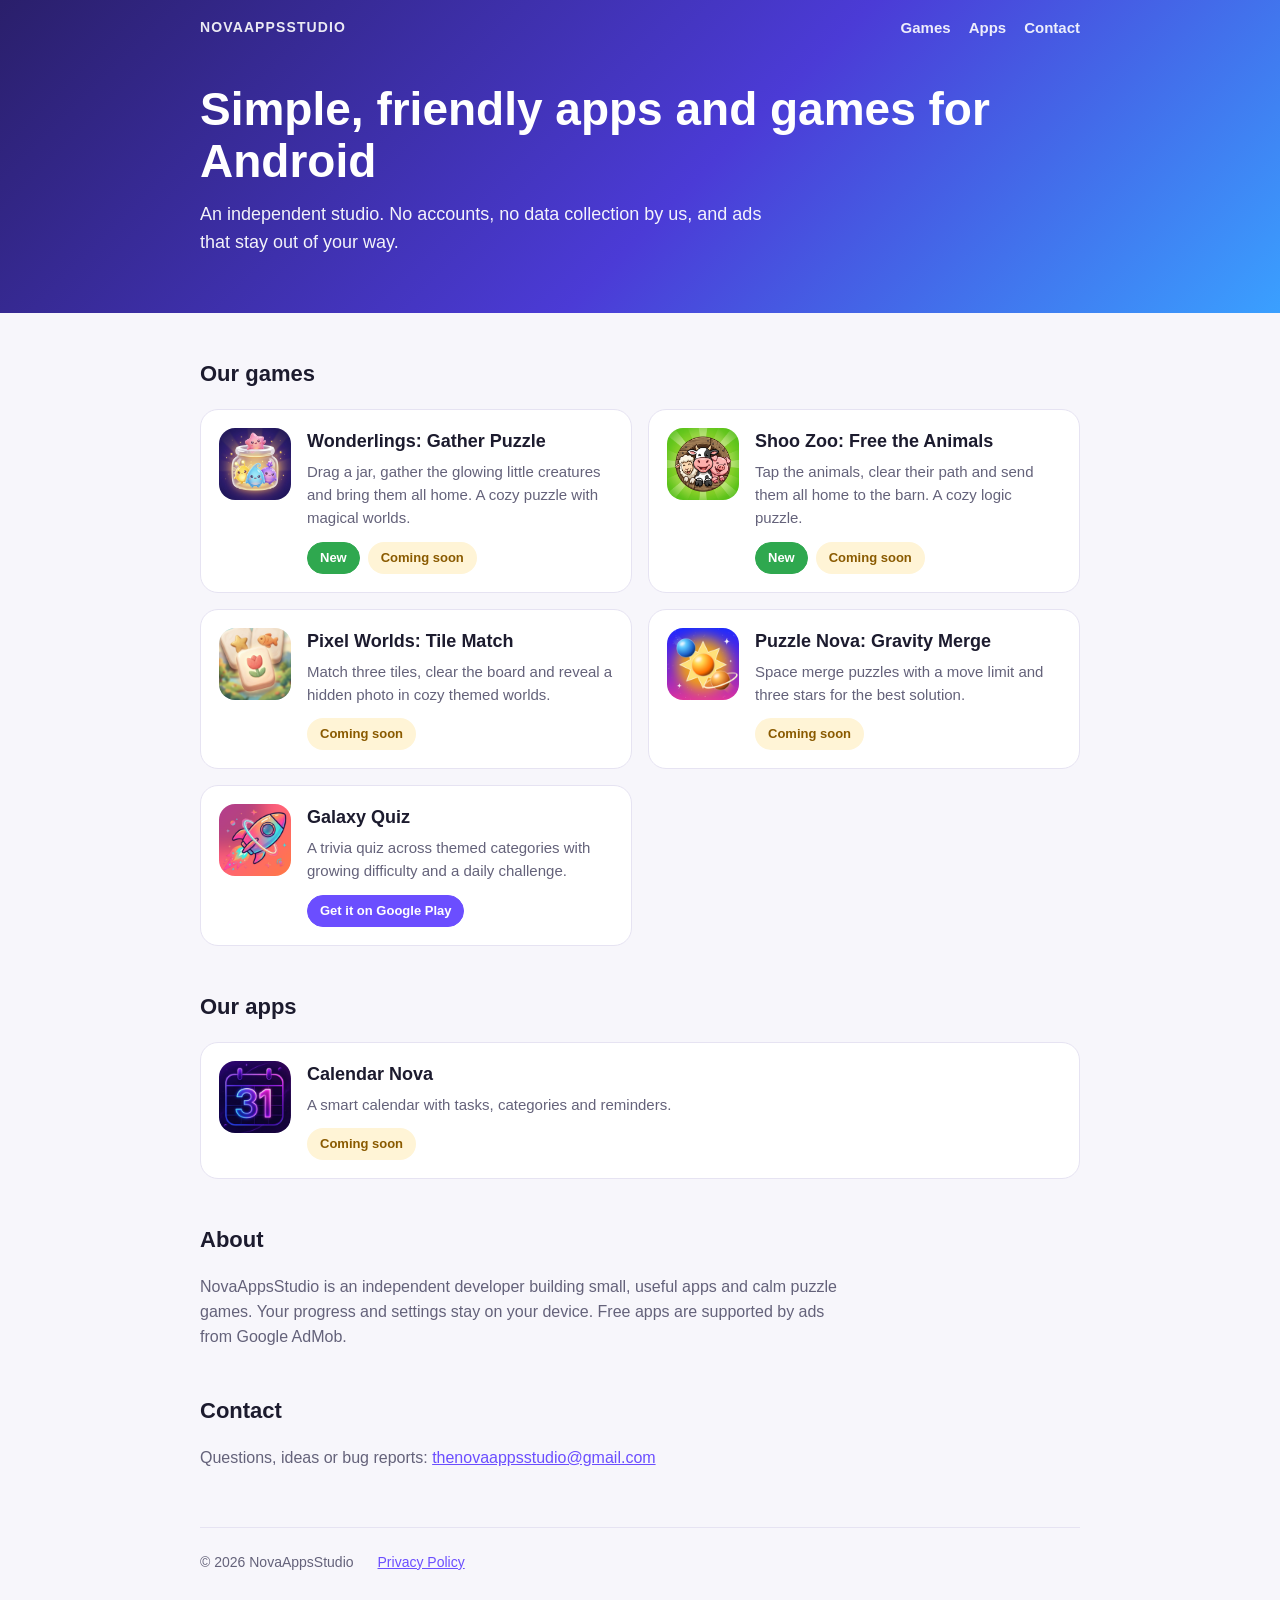
<file: index.html>
<!doctype html>
<html lang="en">
<head>
<meta charset="utf-8">
<meta name="viewport" content="width=device-width, initial-scale=1">
<title>NovaAppsStudio — apps and games for Android</title>
<meta name="description" content="NovaAppsStudio is an independent developer of simple, friendly Android apps and puzzle games: Shoo Zoo, Pixel Worlds, Puzzle Nova, Galaxy Quiz and Calendar Nova.">
<link rel="icon" type="image/png" sizes="192x192" href="icons/favicon.png">
<link rel="icon" type="image/png" sizes="32x32" href="icons/favicon-32.png">
<link rel="apple-touch-icon" href="icons/favicon.png">
<link rel="stylesheet" href="style.css">
</head>
<body>

<header class="hero">
  <div class="topbar"><div class="wrap">
    <a href="./">NovaAppsStudio</a>
    <nav><a href="#games">Games</a><a href="#apps">Apps</a><a href="#contact">Contact</a></nav>
  </div></div>
  <div class="wrap">
    <h1>Simple, friendly apps and games for Android</h1>
    <p class="lead">An independent studio. No accounts, no data collection by us, and ads that stay out of your way.</p>
  </div>
</header>

<main class="wrap">

  <!--
    HOW TO RELEASE AN APP ON THE SITE
    When an app goes live on Google Play:
      1) here: replace its <span class="tag soon">Coming soon</span>
         with the link from the comment next to it;
      2) on the app's own page: do the same in the "actions" block at the top
         and add a line to "What's new".
  -->

  <h2 id="games">Our games</h2>
  <div class="apps">

    <div class="app">
      <img src="icons/wonderlings.png" alt="Wonderlings icon" width="72" height="72">
      <div>
        <h3><a href="wonderlings/">Wonderlings: Gather Puzzle</a></h3>
        <p>Drag a jar, gather the glowing little creatures and bring them all home. A cozy puzzle with magical worlds.</p>
        <div class="badges">
          <span class="tag new">New</span>
          <span class="tag soon">Coming soon</span>
        </div>
      </div>
    </div>

    <div class="app">
      <img src="icons/shoozoo.png" alt="Shoo Zoo icon" width="72" height="72">
      <div>
        <h3><a href="shoo-zoo/">Shoo Zoo: Free the Animals</a></h3>
        <p>Tap the animals, clear their path and send them all home to the barn. A cozy logic puzzle.</p>
        <div class="badges">
          <span class="tag new">New</span>
          <span class="tag soon">Coming soon</span>
          <!-- <a class="tag play" href="https://play.google.com/store/apps/details?id=com.novaappsstudio.shoozoo">Get it on Google Play</a> -->
        </div>
      </div>
    </div>

    <div class="app">
      <img src="icons/pixelworlds.png" alt="Pixel Worlds icon" width="72" height="72">
      <div>
        <h3><a href="pixel-worlds/">Pixel Worlds: Tile Match</a></h3>
        <p>Match three tiles, clear the board and reveal a hidden photo in cozy themed worlds.</p>
        <div class="badges">
          <span class="tag soon">Coming soon</span>
          <!-- <a class="tag play" href="https://play.google.com/store/apps/details?id=com.novaappsstudio.pixelworlds">Get it on Google Play</a> -->
        </div>
      </div>
    </div>

    <div class="app">
      <img src="icons/puzzle.png" alt="Puzzle Nova icon" width="72" height="72">
      <div>
        <h3><a href="puzzle-nova/">Puzzle Nova: Gravity Merge</a></h3>
        <p>Space merge puzzles with a move limit and three stars for the best solution.</p>
        <div class="badges">
          <span class="tag soon">Coming soon</span>
          <!-- <a class="tag play" href="https://play.google.com/store/apps/details?id=com.novaappsstudio.puzzlenova">Get it on Google Play</a> -->
        </div>
      </div>
    </div>

    <div class="app">
      <img src="icons/quiz.png" alt="Galaxy Quiz icon" width="72" height="72">
      <div>
        <h3><a href="galaxy-quiz/">Galaxy Quiz</a></h3>
        <p>A trivia quiz across themed categories with growing difficulty and a daily challenge.</p>
        <div class="badges">
          <a class="tag play" href="https://play.google.com/store/apps/details?id=com.novaappsstudio.quiz_nova">Get it on Google Play</a>
        </div>
      </div>
    </div>

  </div>

  <h2 id="apps">Our apps</h2>
  <div class="apps">

    <div class="app">
      <img src="icons/calendar.png" alt="Calendar Nova icon" width="72" height="72">
      <div>
        <h3><a href="calendar-nova/">Calendar Nova</a></h3>
        <p>A smart calendar with tasks, categories and reminders.</p>
        <div class="badges">
          <span class="tag soon">Coming soon</span>
          <!-- <a class="tag play" href="https://play.google.com/store/apps/details?id=com.novaappsstudio.calendarnova">Get it on Google Play</a> -->
        </div>
      </div>
    </div>

  </div>

  <h2>About</h2>
  <p class="about">
    NovaAppsStudio is an independent developer building small, useful apps and calm puzzle games.
    Your progress and settings stay on your device. Free apps are supported by ads from Google AdMob.
  </p>

  <h2 id="contact">Contact</h2>
  <p class="about">Questions, ideas or bug reports: <a href="mailto:thenovaappsstudio@gmail.com">thenovaappsstudio@gmail.com</a></p>

  <footer>
    <span>© 2026 NovaAppsStudio</span>
    <a href="privacy.html">Privacy Policy</a>
  </footer>
</main>

</body>
</html>
</file>
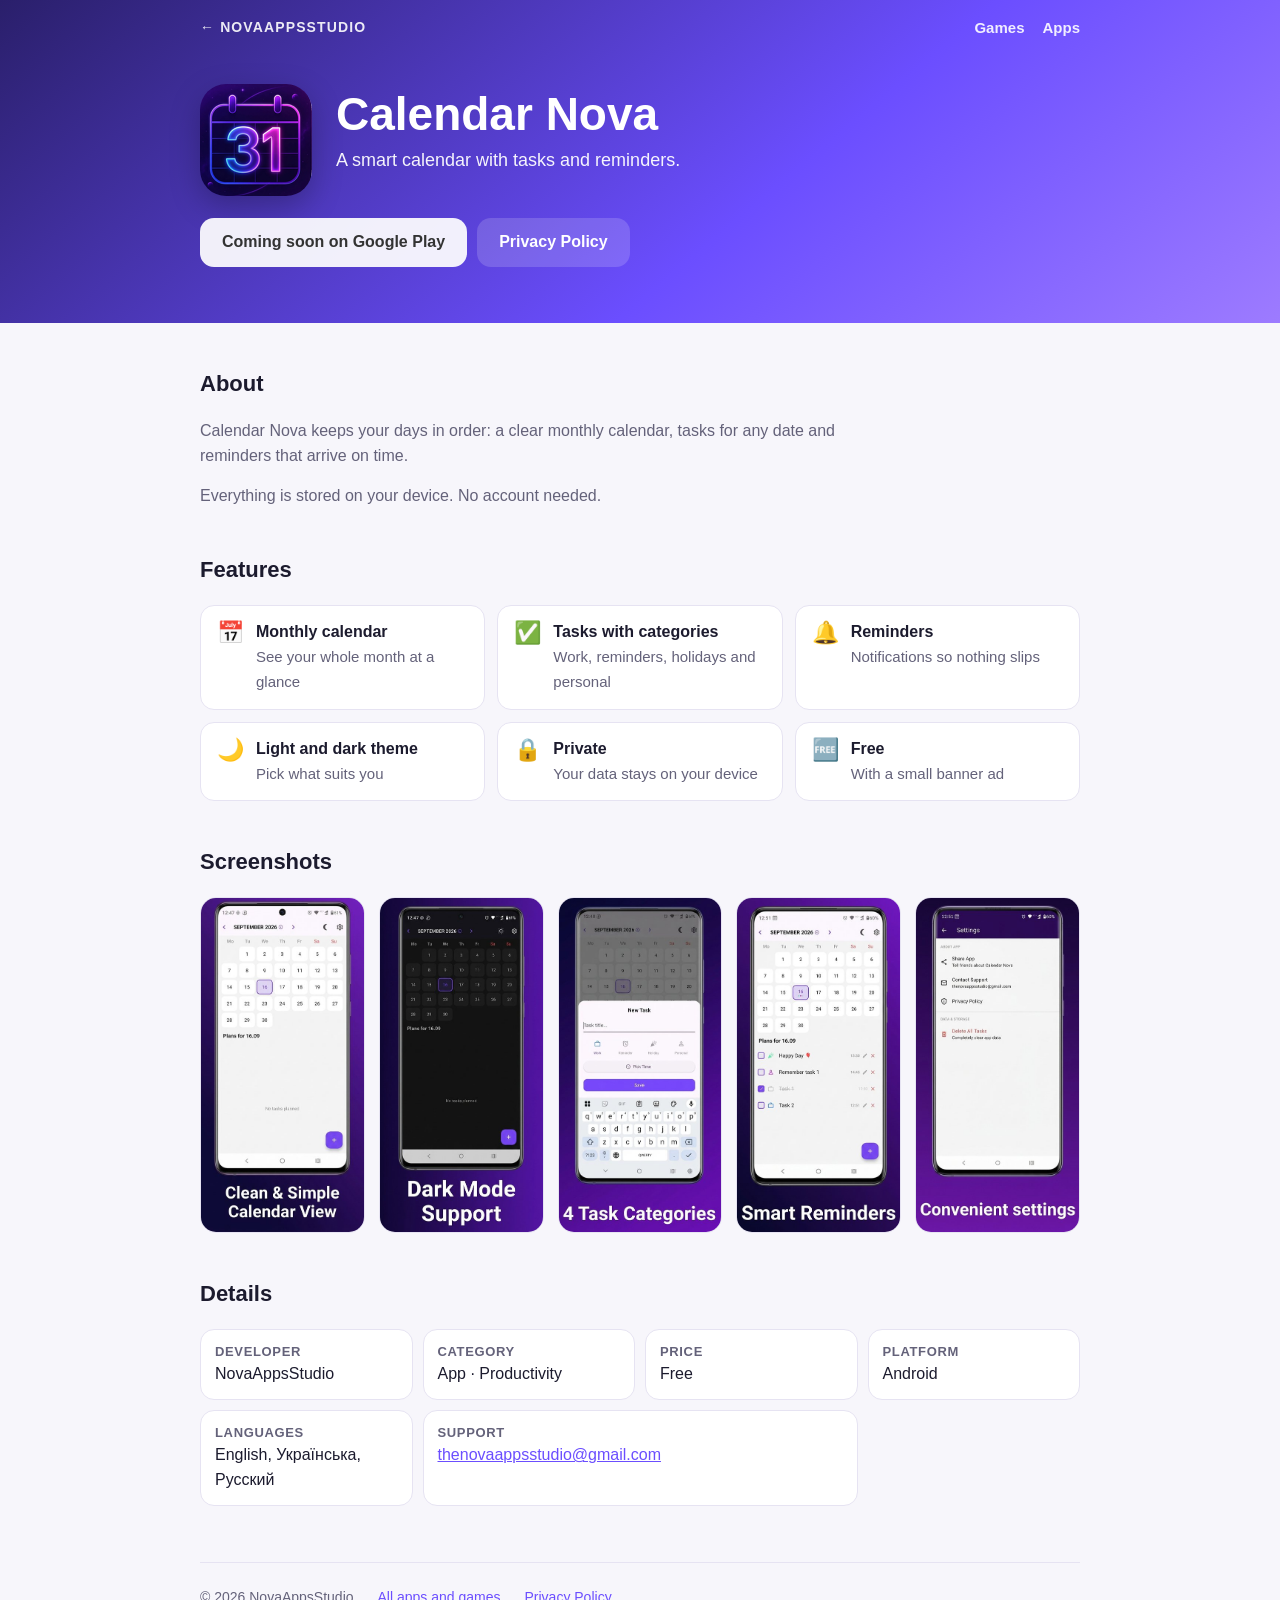
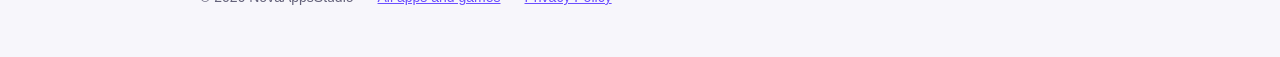
<file: calendar-nova/index.html>
<!doctype html>
<html lang="en">
<head>
<meta charset="utf-8">
<meta name="viewport" content="width=device-width, initial-scale=1">
<title>Calendar Nova — NovaAppsStudio</title>
<meta name="description" content="A smart calendar with tasks and reminders. Calendar Nova keeps your days in order: a clear monthly calendar, tasks for any date and reminders that arrive on time.">
<link rel="icon" type="image/png" href="../icons/calendar.png">
<link rel="apple-touch-icon" href="../icons/calendar.png">
<meta property="og:title" content="Calendar Nova">
<meta property="og:description" content="A smart calendar with tasks and reminders.">
<meta property="og:image" content="https://novaappsstudio.github.io/icons/calendar.png">
<link rel="stylesheet" href="../style.css">
<style>:root { --hero: linear-gradient(140deg, #2a1f6b 0%, #6b4eff 60%, #9d7bff 100%); --accent: #6b4eff; }</style>
</head>
<body>

<header class="hero">
  <div class="topbar"><div class="wrap">
    <a href="../">← NovaAppsStudio</a>
    <nav><a href="../#games">Games</a><a href="../#apps">Apps</a></nav>
  </div></div>
  <div class="wrap">
    <div class="app-hero">
      <img class="icon" src="../icons/calendar.png" alt="Calendar Nova icon" width="112" height="112">
      <div>
        <h1>Calendar Nova</h1>
        <p class="sub">A smart calendar with tasks and reminders.</p>
      </div>
    </div>
    <div class="actions">
      <!-- After release on Google Play: delete the "Coming soon" line and uncomment the link below it -->
      <span class="btn disabled">Coming soon on Google Play</span>
      <!-- <a class="btn" href="https://play.google.com/store/apps/details?id=com.novaappsstudio.calendarnova">Get it on Google Play</a> -->
      <a class="btn ghost" href="../privacy.html">Privacy Policy</a>
    </div>
  </div>
</header>

<main class="wrap">

  <h2>About</h2>
  <p class="about">Calendar Nova keeps your days in order: a clear monthly calendar, tasks for any date and reminders that arrive on time.</p>
  <p class="about">Everything is stored on your device. No account needed.</p>

  <h2>Features</h2>
  <ul class="features">
    <li><span class="e">📅</span><span><b>Monthly calendar</b><span class="t">See your whole month at a glance</span></span></li>
    <li><span class="e">✅</span><span><b>Tasks with categories</b><span class="t">Work, reminders, holidays and personal</span></span></li>
    <li><span class="e">🔔</span><span><b>Reminders</b><span class="t">Notifications so nothing slips</span></span></li>
    <li><span class="e">🌙</span><span><b>Light and dark theme</b><span class="t">Pick what suits you</span></span></li>
    <li><span class="e">🔒</span><span><b>Private</b><span class="t">Your data stays on your device</span></span></li>
    <li><span class="e">🆓</span><span><b>Free</b><span class="t">With a small banner ad</span></span></li>
  </ul>

  <h2>Screenshots</h2>
  <!-- Screenshots live in this page's screens/ folder: 01.jpg, 02.jpg ... -->
  <div class="gallery" style="--cols: 5">
    <img src="screens/01.jpg" alt="Calendar Nova screenshot 1" loading="lazy">
    <img src="screens/02.jpg" alt="Calendar Nova screenshot 2" loading="lazy">
    <img src="screens/03.jpg" alt="Calendar Nova screenshot 3" loading="lazy">
    <img src="screens/04.jpg" alt="Calendar Nova screenshot 4" loading="lazy">
    <img src="screens/05.jpg" alt="Calendar Nova screenshot 5" loading="lazy">
  </div>


  <h2>Details</h2>
  <div class="facts">
    <div><b>Developer</b>NovaAppsStudio</div>
    <div><b>Category</b>App · Productivity</div>
    <div><b>Price</b>Free</div>
    <div><b>Platform</b>Android</div>
    <div><b>Languages</b>English, Українська, Русский</div>
    <div class="wide"><b>Support</b><a href="mailto:thenovaappsstudio@gmail.com">thenovaappsstudio@gmail.com</a></div>
  </div>

  <footer>
    <span>© 2026 NovaAppsStudio</span>
    <a href="../">All apps and games</a>
    <a href="../privacy.html">Privacy Policy</a>
  </footer>
</main>

<script src="../gallery.js"></script>
</body>
</html>
</file>
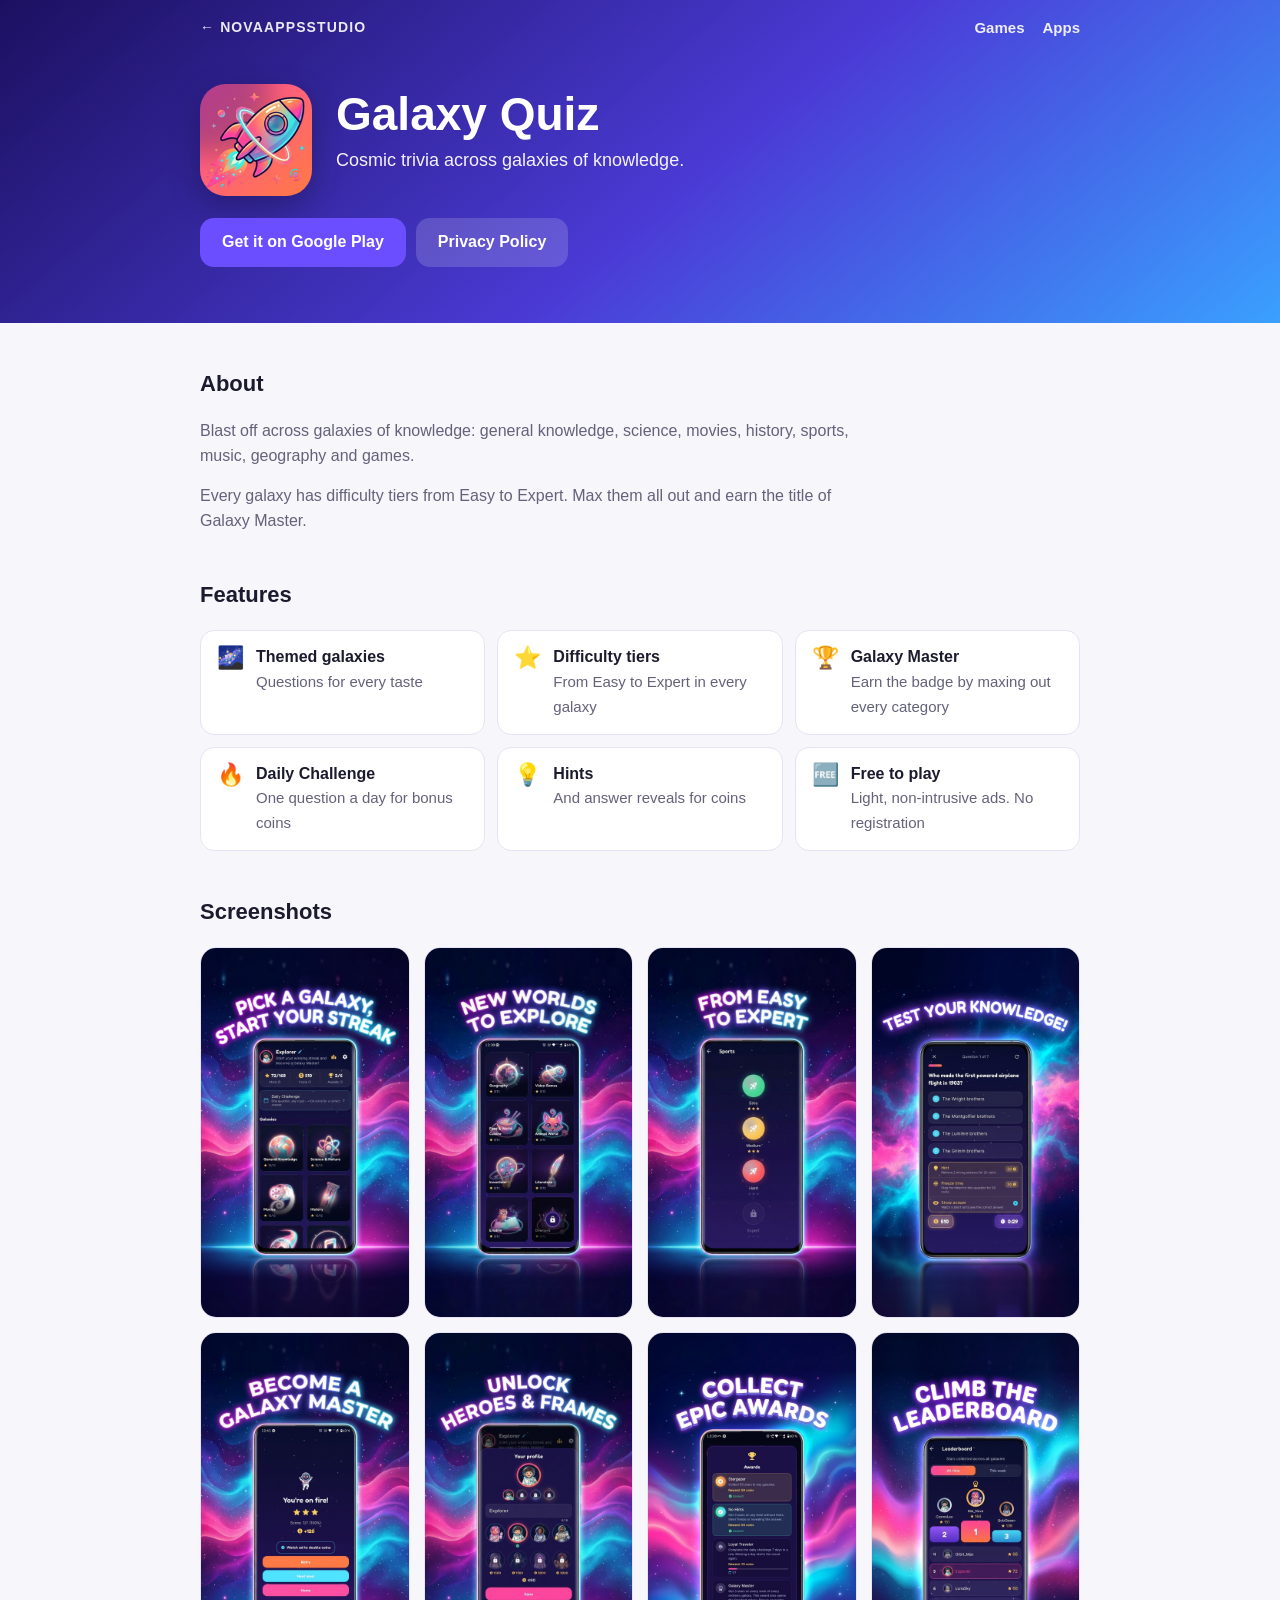
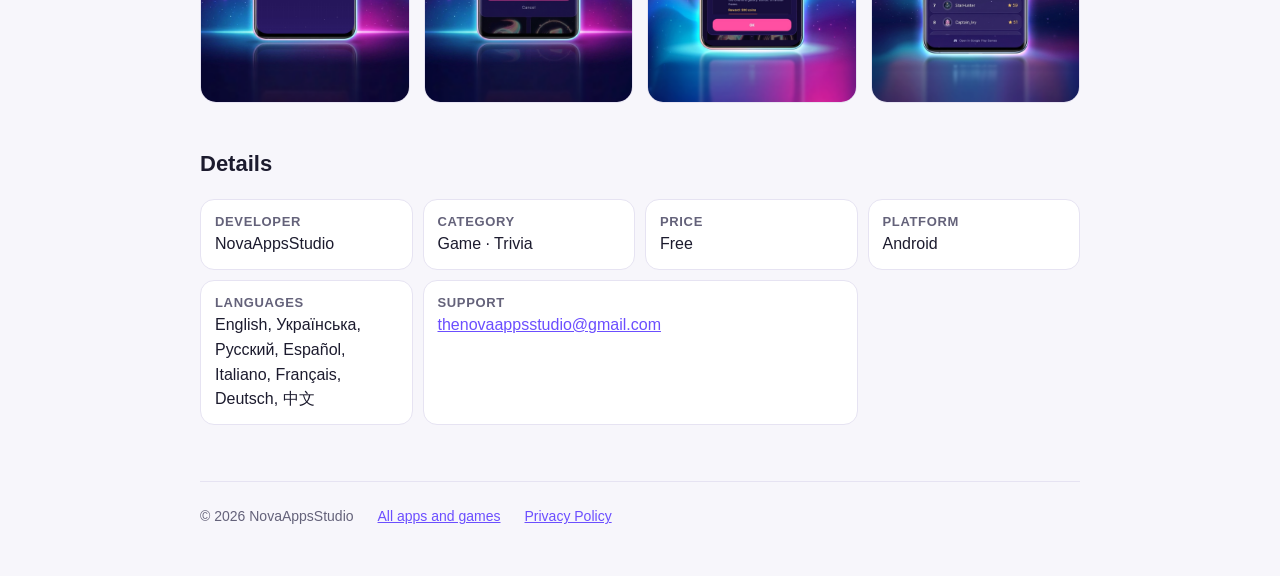
<file: galaxy-quiz/index.html>
<!doctype html>
<html lang="en">
<head>
<meta charset="utf-8">
<meta name="viewport" content="width=device-width, initial-scale=1">
<title>Galaxy Quiz — NovaAppsStudio</title>
<meta name="description" content="Cosmic trivia across galaxies of knowledge. Blast off across galaxies of knowledge: general knowledge, science, movies, history, sports, music, geography and games.">
<link rel="icon" type="image/png" href="../icons/quiz.png">
<link rel="apple-touch-icon" href="../icons/quiz.png">
<meta property="og:title" content="Galaxy Quiz">
<meta property="og:description" content="Cosmic trivia across galaxies of knowledge.">
<meta property="og:image" content="https://novaappsstudio.github.io/icons/quiz.png">
<link rel="stylesheet" href="../style.css">
<style>:root { --hero: linear-gradient(140deg, #1b1060 0%, #4b3bd6 55%, #3aa0ff 100%); --accent: #6b4eff; }</style>
</head>
<body>

<header class="hero">
  <div class="topbar"><div class="wrap">
    <a href="../">← NovaAppsStudio</a>
    <nav><a href="../#games">Games</a><a href="../#apps">Apps</a></nav>
  </div></div>
  <div class="wrap">
    <div class="app-hero">
      <img class="icon" src="../icons/quiz.png" alt="Galaxy Quiz icon" width="112" height="112">
      <div>
        <h1>Galaxy Quiz</h1>
        <p class="sub">Cosmic trivia across galaxies of knowledge.</p>
      </div>
    </div>
    <div class="actions">
      <a class="btn" href="https://play.google.com/store/apps/details?id=com.novaappsstudio.quiz_nova">Get it on Google Play</a>
      <a class="btn ghost" href="../privacy.html">Privacy Policy</a>
    </div>
  </div>
</header>

<main class="wrap">

  <h2>About</h2>
  <p class="about">Blast off across galaxies of knowledge: general knowledge, science, movies, history, sports, music, geography and games.</p>
  <p class="about">Every galaxy has difficulty tiers from Easy to Expert. Max them all out and earn the title of Galaxy Master.</p>

  <h2>Features</h2>
  <ul class="features">
    <li><span class="e">🌌</span><span><b>Themed galaxies</b><span class="t">Questions for every taste</span></span></li>
    <li><span class="e">⭐</span><span><b>Difficulty tiers</b><span class="t">From Easy to Expert in every galaxy</span></span></li>
    <li><span class="e">🏆</span><span><b>Galaxy Master</b><span class="t">Earn the badge by maxing out every category</span></span></li>
    <li><span class="e">🔥</span><span><b>Daily Challenge</b><span class="t">One question a day for bonus coins</span></span></li>
    <li><span class="e">💡</span><span><b>Hints</b><span class="t">And answer reveals for coins</span></span></li>
    <li><span class="e">🆓</span><span><b>Free to play</b><span class="t">Light, non-intrusive ads. No registration</span></span></li>
  </ul>

  <h2>Screenshots</h2>
  <!-- Screenshots live in this page's screens/ folder: 01.png … 08.png -->
  <div class="gallery" style="--cols: 4">
    <img src="screens/01.png" alt="Galaxy Quiz home screen" loading="lazy">
    <img src="screens/02.png" alt="Galaxy Quiz galaxies" loading="lazy">
    <img src="screens/03.png" alt="Galaxy Quiz difficulty levels" loading="lazy">
    <img src="screens/04.png" alt="Galaxy Quiz question" loading="lazy">
    <img src="screens/05.png" alt="Galaxy Quiz result" loading="lazy">
    <img src="screens/06.png" alt="Galaxy Quiz profile" loading="lazy">
    <img src="screens/07.png" alt="Galaxy Quiz awards" loading="lazy">
    <img src="screens/08.png" alt="Galaxy Quiz leaderboard" loading="lazy">
  </div>


  <h2>Details</h2>
  <div class="facts">
    <div><b>Developer</b>NovaAppsStudio</div>
    <div><b>Category</b>Game · Trivia</div>
    <div><b>Price</b>Free</div>
    <div><b>Platform</b>Android</div>
    <div><b>Languages</b>English, Українська, Русский, Español, Italiano, Français, Deutsch, 中文</div>
    <div class="wide"><b>Support</b><a href="mailto:thenovaappsstudio@gmail.com">thenovaappsstudio@gmail.com</a></div>
  </div>

  <footer>
    <span>© 2026 NovaAppsStudio</span>
    <a href="../">All apps and games</a>
    <a href="../privacy.html">Privacy Policy</a>
  </footer>
</main>

<script src="../gallery.js"></script>
</body>
</html>
</file>
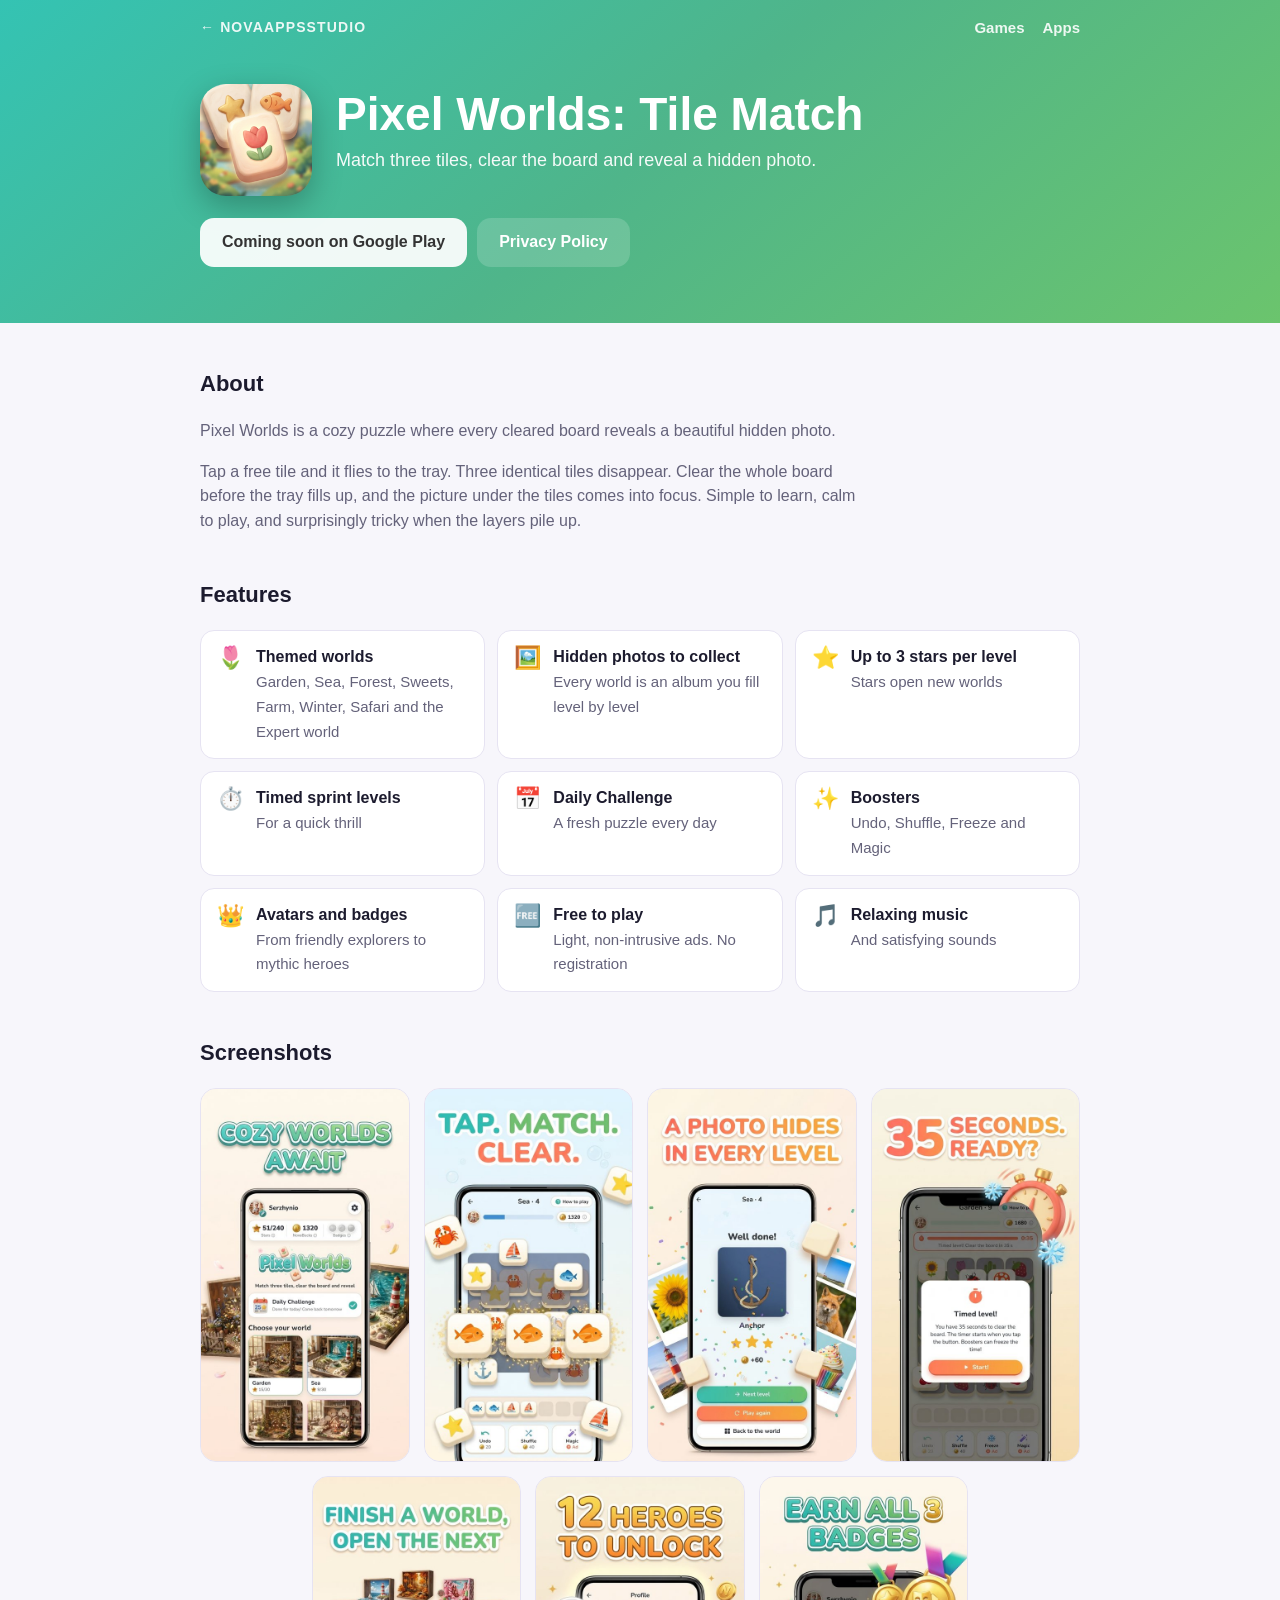
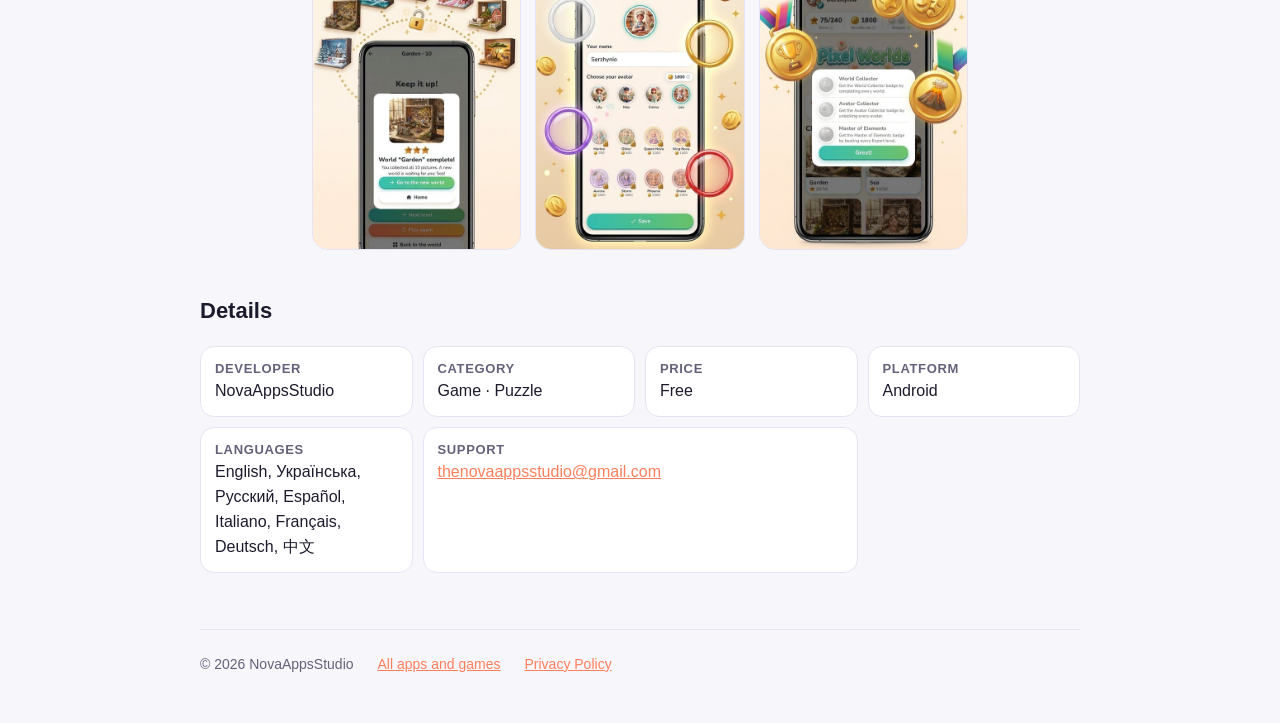
<file: pixel-worlds/index.html>
<!doctype html>
<html lang="en">
<head>
<meta charset="utf-8">
<meta name="viewport" content="width=device-width, initial-scale=1">
<title>Pixel Worlds: Tile Match — NovaAppsStudio</title>
<meta name="description" content="Match three tiles, clear the board and reveal a hidden photo. Pixel Worlds is a cozy puzzle where every cleared board reveals a beautiful hidden photo.">
<link rel="icon" type="image/png" href="../icons/pixelworlds.png">
<link rel="apple-touch-icon" href="../icons/pixelworlds.png">
<meta property="og:title" content="Pixel Worlds: Tile Match">
<meta property="og:description" content="Match three tiles, clear the board and reveal a hidden photo.">
<meta property="og:image" content="https://novaappsstudio.github.io/icons/pixelworlds.png">
<link rel="stylesheet" href="../style.css">
<style>:root { --hero: linear-gradient(140deg, #34c3b3 0%, #4fb58a 50%, #6bc46d 100%); --accent: #ff7f5c; }</style>
</head>
<body>

<header class="hero">
  <div class="topbar"><div class="wrap">
    <a href="../">← NovaAppsStudio</a>
    <nav><a href="../#games">Games</a><a href="../#apps">Apps</a></nav>
  </div></div>
  <div class="wrap">
    <div class="app-hero">
      <img class="icon" src="../icons/pixelworlds.png" alt="Pixel Worlds icon" width="112" height="112">
      <div>
        <h1>Pixel Worlds: Tile Match</h1>
        <p class="sub">Match three tiles, clear the board and reveal a hidden photo.</p>
      </div>
    </div>
    <div class="actions">
      <!-- After release on Google Play: delete the "Coming soon" line and uncomment the link below it -->
      <span class="btn disabled">Coming soon on Google Play</span>
      <!-- <a class="btn" href="https://play.google.com/store/apps/details?id=com.novaappsstudio.pixelworlds">Get it on Google Play</a> -->
      <a class="btn ghost" href="../privacy.html">Privacy Policy</a>
    </div>
  </div>
</header>

<main class="wrap">

  <h2>About</h2>
  <p class="about">Pixel Worlds is a cozy puzzle where every cleared board reveals a beautiful hidden photo.</p>
  <p class="about">Tap a free tile and it flies to the tray. Three identical tiles disappear. Clear the whole board before the tray fills up, and the picture under the tiles comes into focus. Simple to learn, calm to play, and surprisingly tricky when the layers pile up.</p>

  <h2>Features</h2>
  <ul class="features">
    <li><span class="e">🌷</span><span><b>Themed worlds</b><span class="t">Garden, Sea, Forest, Sweets, Farm, Winter, Safari and the Expert world</span></span></li>
    <li><span class="e">🖼️</span><span><b>Hidden photos to collect</b><span class="t">Every world is an album you fill level by level</span></span></li>
    <li><span class="e">⭐</span><span><b>Up to 3 stars per level</b><span class="t">Stars open new worlds</span></span></li>
    <li><span class="e">⏱️</span><span><b>Timed sprint levels</b><span class="t">For a quick thrill</span></span></li>
    <li><span class="e">📅</span><span><b>Daily Challenge</b><span class="t">A fresh puzzle every day</span></span></li>
    <li><span class="e">✨</span><span><b>Boosters</b><span class="t">Undo, Shuffle, Freeze and Magic</span></span></li>
    <li><span class="e">👑</span><span><b>Avatars and badges</b><span class="t">From friendly explorers to mythic heroes</span></span></li>
    <li><span class="e">🆓</span><span><b>Free to play</b><span class="t">Light, non-intrusive ads. No registration</span></span></li>
    <li><span class="e">🎵</span><span><b>Relaxing music</b><span class="t">And satisfying sounds</span></span></li>
  </ul>

  <h2>Screenshots</h2>
  <!-- Screenshots live in this page's screens/ folder: 01.jpg, 02.jpg ... -->
  <div class="gallery" style="--cols: 4">
    <img src="screens/01.jpg" alt="Pixel Worlds screenshot 1" loading="lazy">
    <img src="screens/02.jpg" alt="Pixel Worlds screenshot 2" loading="lazy">
    <img src="screens/03.jpg" alt="Pixel Worlds screenshot 3" loading="lazy">
    <img src="screens/04.jpg" alt="Pixel Worlds screenshot 4" loading="lazy">
    <img src="screens/05.jpg" alt="Pixel Worlds screenshot 5" loading="lazy">
    <img src="screens/06.jpg" alt="Pixel Worlds screenshot 6" loading="lazy">
    <img src="screens/07.jpg" alt="Pixel Worlds screenshot 7" loading="lazy">
  </div>


  <h2>Details</h2>
  <div class="facts">
    <div><b>Developer</b>NovaAppsStudio</div>
    <div><b>Category</b>Game · Puzzle</div>
    <div><b>Price</b>Free</div>
    <div><b>Platform</b>Android</div>
    <div><b>Languages</b>English, Українська, Русский, Español, Italiano, Français, Deutsch, 中文</div>
    <div class="wide"><b>Support</b><a href="mailto:thenovaappsstudio@gmail.com">thenovaappsstudio@gmail.com</a></div>
  </div>

  <footer>
    <span>© 2026 NovaAppsStudio</span>
    <a href="../">All apps and games</a>
    <a href="../privacy.html">Privacy Policy</a>
  </footer>
</main>

<script src="../gallery.js"></script>
</body>
</html>
</file>
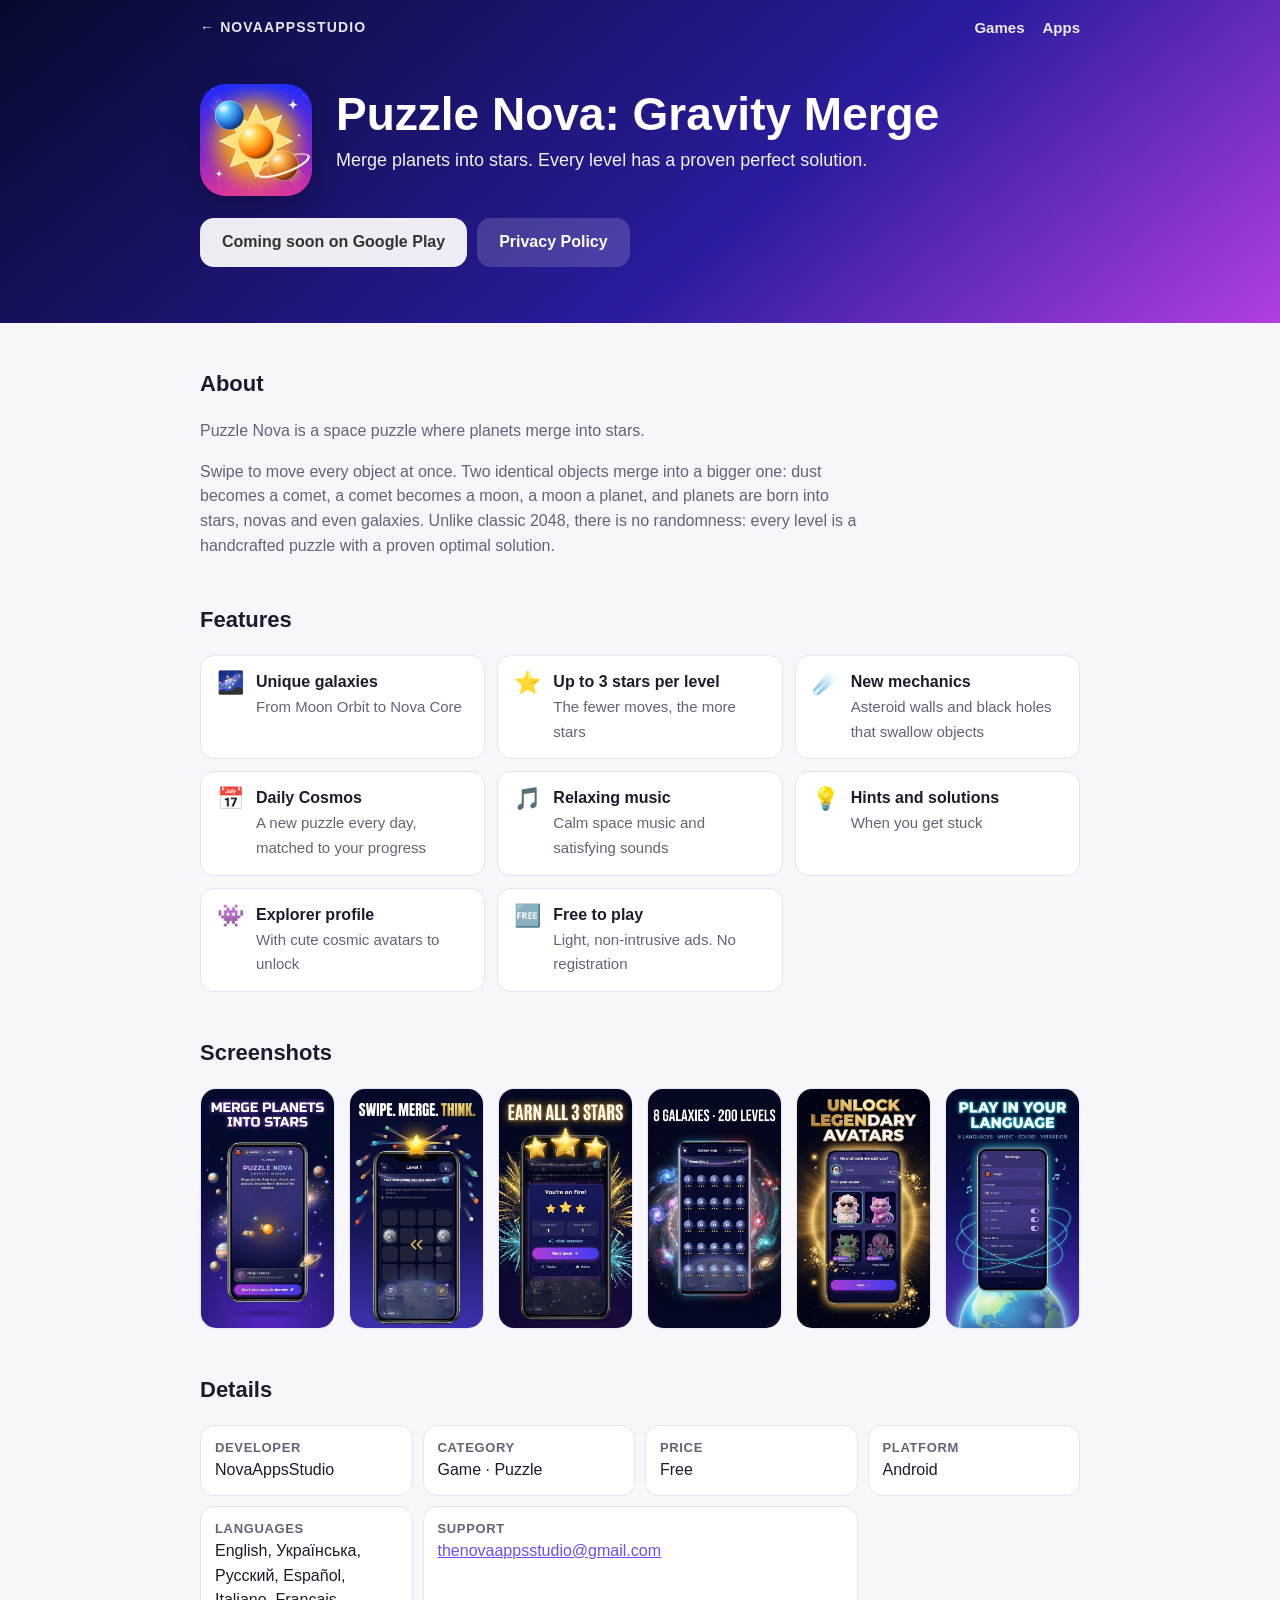
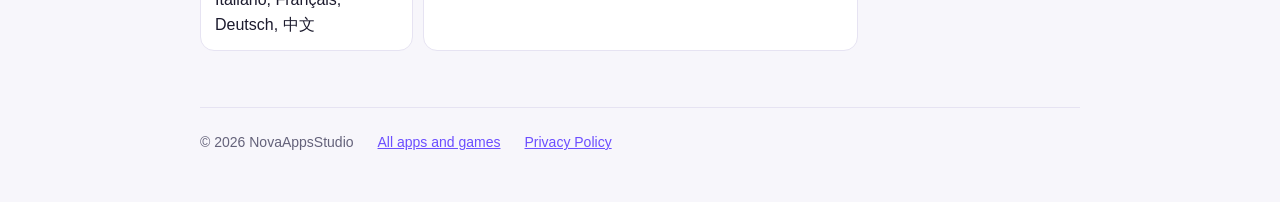
<file: puzzle-nova/index.html>
<!doctype html>
<html lang="en">
<head>
<meta charset="utf-8">
<meta name="viewport" content="width=device-width, initial-scale=1">
<title>Puzzle Nova: Gravity Merge — NovaAppsStudio</title>
<meta name="description" content="Merge planets into stars. Every level has a proven perfect solution. Puzzle Nova is a space puzzle where planets merge into stars.">
<link rel="icon" type="image/png" href="../icons/puzzle.png">
<link rel="apple-touch-icon" href="../icons/puzzle.png">
<meta property="og:title" content="Puzzle Nova: Gravity Merge">
<meta property="og:description" content="Merge planets into stars. Every level has a proven perfect solution.">
<meta property="og:image" content="https://novaappsstudio.github.io/icons/puzzle.png">
<link rel="stylesheet" href="../style.css">
<style>:root { --hero: linear-gradient(140deg, #070a2e 0%, #2a1c9e 60%, #b23fe0 100%); --accent: #6b4eff; }</style>
</head>
<body>

<header class="hero">
  <div class="topbar"><div class="wrap">
    <a href="../">← NovaAppsStudio</a>
    <nav><a href="../#games">Games</a><a href="../#apps">Apps</a></nav>
  </div></div>
  <div class="wrap">
    <div class="app-hero">
      <img class="icon" src="../icons/puzzle.png" alt="Puzzle Nova icon" width="112" height="112">
      <div>
        <h1>Puzzle Nova: Gravity Merge</h1>
        <p class="sub">Merge planets into stars. Every level has a proven perfect solution.</p>
      </div>
    </div>
    <div class="actions">
      <!-- After release on Google Play: delete the "Coming soon" line and uncomment the link below it -->
      <span class="btn disabled">Coming soon on Google Play</span>
      <!-- <a class="btn" href="https://play.google.com/store/apps/details?id=com.novaappsstudio.puzzlenova">Get it on Google Play</a> -->
      <a class="btn ghost" href="../privacy.html">Privacy Policy</a>
    </div>
  </div>
</header>

<main class="wrap">

  <h2>About</h2>
  <p class="about">Puzzle Nova is a space puzzle where planets merge into stars.</p>
  <p class="about">Swipe to move every object at once. Two identical objects merge into a bigger one: dust becomes a comet, a comet becomes a moon, a moon a planet, and planets are born into stars, novas and even galaxies. Unlike classic 2048, there is no randomness: every level is a handcrafted puzzle with a proven optimal solution.</p>

  <h2>Features</h2>
  <ul class="features">
    <li><span class="e">🌌</span><span><b>Unique galaxies</b><span class="t">From Moon Orbit to Nova Core</span></span></li>
    <li><span class="e">⭐</span><span><b>Up to 3 stars per level</b><span class="t">The fewer moves, the more stars</span></span></li>
    <li><span class="e">☄️</span><span><b>New mechanics</b><span class="t">Asteroid walls and black holes that swallow objects</span></span></li>
    <li><span class="e">📅</span><span><b>Daily Cosmos</b><span class="t">A new puzzle every day, matched to your progress</span></span></li>
    <li><span class="e">🎵</span><span><b>Relaxing music</b><span class="t">Calm space music and satisfying sounds</span></span></li>
    <li><span class="e">💡</span><span><b>Hints and solutions</b><span class="t">When you get stuck</span></span></li>
    <li><span class="e">👾</span><span><b>Explorer profile</b><span class="t">With cute cosmic avatars to unlock</span></span></li>
    <li><span class="e">🆓</span><span><b>Free to play</b><span class="t">Light, non-intrusive ads. No registration</span></span></li>
  </ul>

  <h2>Screenshots</h2>
  <!-- Screenshots live in this page's screens/ folder: 01.jpg, 02.jpg ... -->
  <div class="gallery" style="--cols: 6">
    <img src="screens/01.jpg" alt="Puzzle Nova screenshot 1" loading="lazy">
    <img src="screens/02.jpg" alt="Puzzle Nova screenshot 2" loading="lazy">
    <img src="screens/03.jpg" alt="Puzzle Nova screenshot 3" loading="lazy">
    <img src="screens/04.jpg" alt="Puzzle Nova screenshot 4" loading="lazy">
    <img src="screens/05.jpg" alt="Puzzle Nova screenshot 5" loading="lazy">
    <img src="screens/06.jpg" alt="Puzzle Nova screenshot 6" loading="lazy">
  </div>


  <h2>Details</h2>
  <div class="facts">
    <div><b>Developer</b>NovaAppsStudio</div>
    <div><b>Category</b>Game · Puzzle</div>
    <div><b>Price</b>Free</div>
    <div><b>Platform</b>Android</div>
    <div><b>Languages</b>English, Українська, Русский, Español, Italiano, Français, Deutsch, 中文</div>
    <div class="wide"><b>Support</b><a href="mailto:thenovaappsstudio@gmail.com">thenovaappsstudio@gmail.com</a></div>
  </div>

  <footer>
    <span>© 2026 NovaAppsStudio</span>
    <a href="../">All apps and games</a>
    <a href="../privacy.html">Privacy Policy</a>
  </footer>
</main>

<script src="../gallery.js"></script>
</body>
</html>
</file>
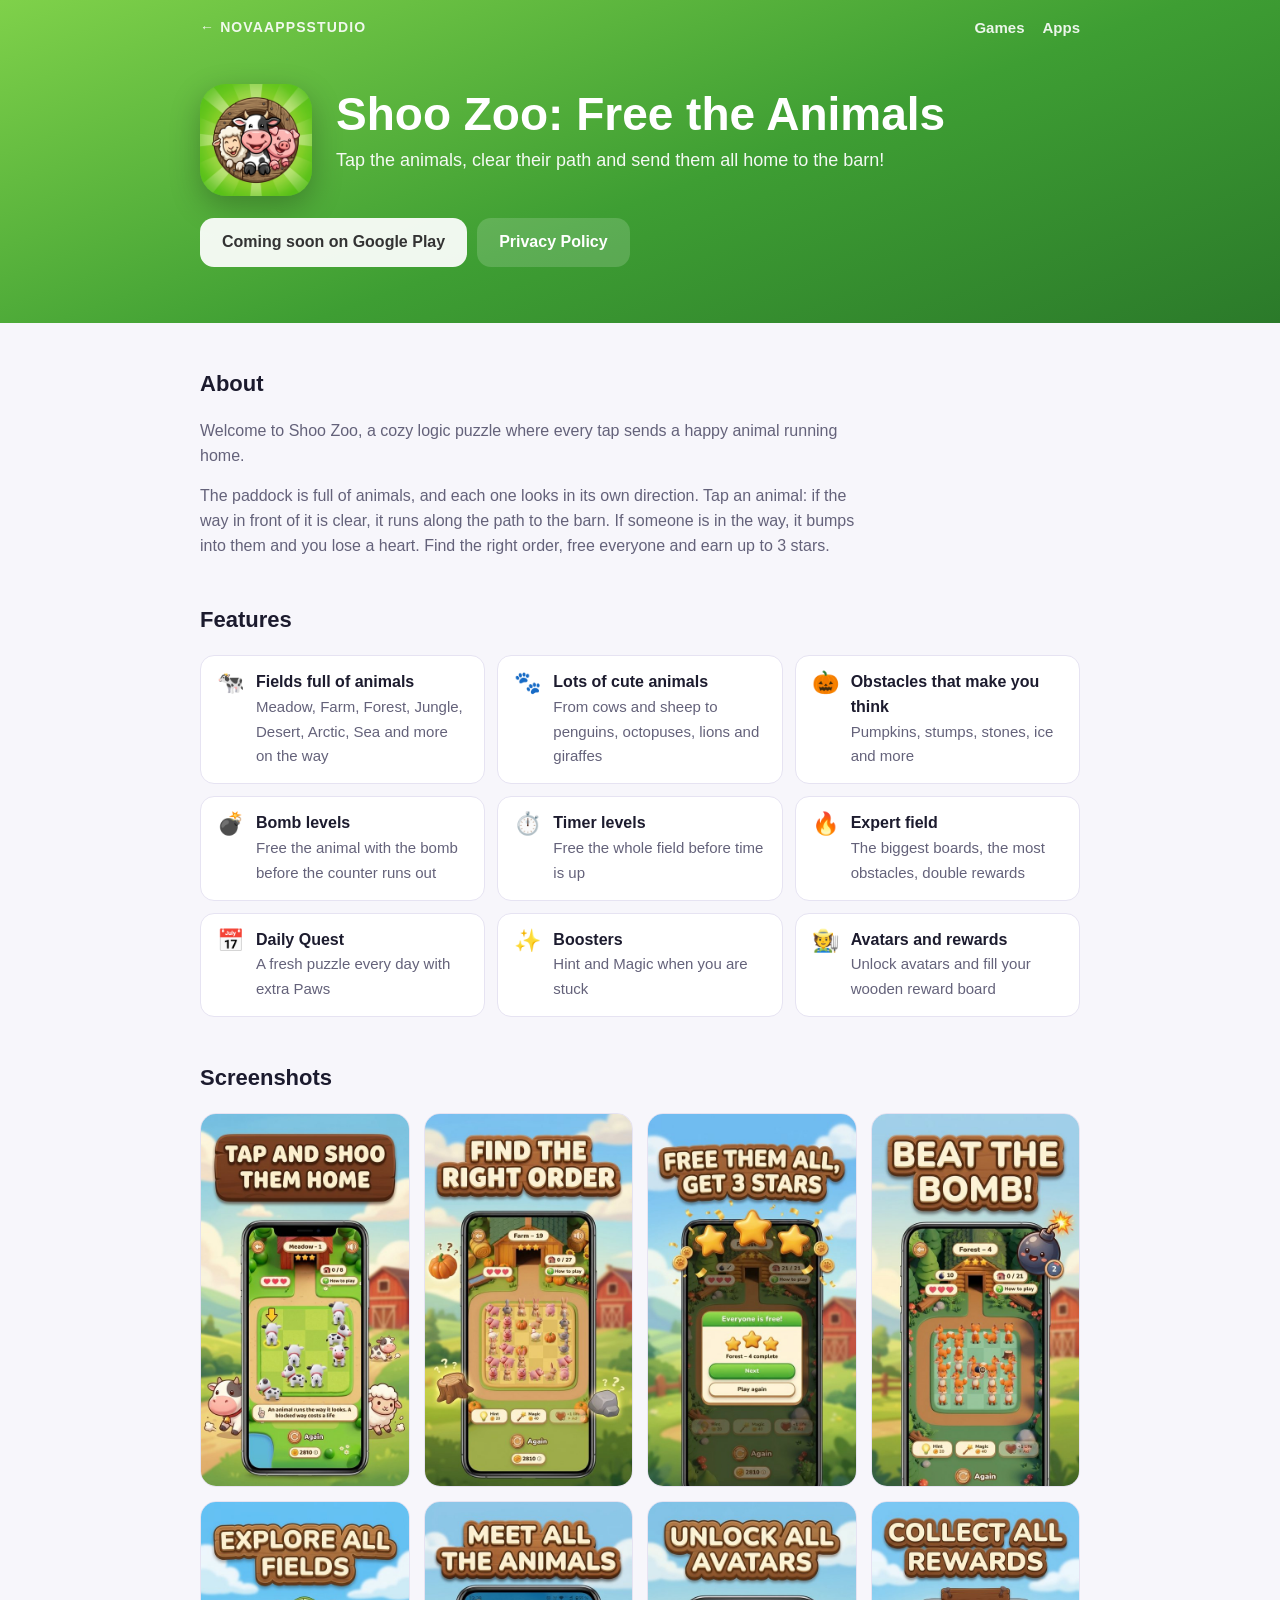
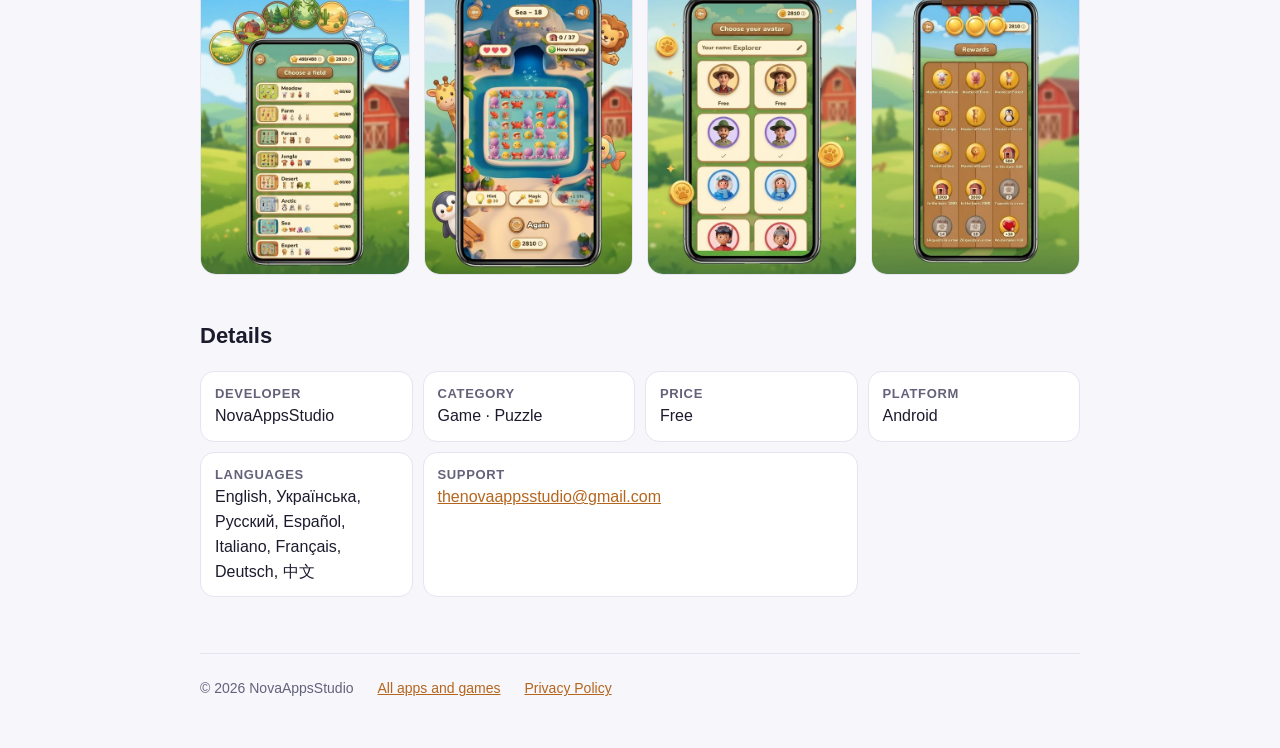
<file: shoo-zoo/index.html>
<!doctype html>
<html lang="en">
<head>
<meta charset="utf-8">
<meta name="viewport" content="width=device-width, initial-scale=1">
<title>Shoo Zoo: Free the Animals — NovaAppsStudio</title>
<meta name="description" content="Tap the animals, clear their path and send them all home to the barn! Welcome to Shoo Zoo, a cozy logic puzzle where every tap sends a happy animal running home.">
<link rel="icon" type="image/png" href="../icons/shoozoo.png">
<link rel="apple-touch-icon" href="../icons/shoozoo.png">
<meta property="og:title" content="Shoo Zoo: Free the Animals">
<meta property="og:description" content="Tap the animals, clear their path and send them all home to the barn!">
<meta property="og:image" content="https://novaappsstudio.github.io/icons/shoozoo.png">
<link rel="stylesheet" href="../style.css">
<style>:root { --hero: linear-gradient(160deg, #7fd14a 0%, #3e9e33 55%, #2b7a2a 100%); --accent: #b5651d; }</style>
</head>
<body>

<header class="hero">
  <div class="topbar"><div class="wrap">
    <a href="../">← NovaAppsStudio</a>
    <nav><a href="../#games">Games</a><a href="../#apps">Apps</a></nav>
  </div></div>
  <div class="wrap">
    <div class="app-hero">
      <img class="icon" src="../icons/shoozoo.png" alt="Shoo Zoo icon" width="112" height="112">
      <div>
        <h1>Shoo Zoo: Free the Animals</h1>
        <p class="sub">Tap the animals, clear their path and send them all home to the barn!</p>
      </div>
    </div>
    <div class="actions">
      <!-- After release on Google Play: delete the "Coming soon" line and uncomment the link below it -->
      <span class="btn disabled">Coming soon on Google Play</span>
      <!-- <a class="btn" href="https://play.google.com/store/apps/details?id=com.novaappsstudio.shoozoo">Get it on Google Play</a> -->
      <a class="btn ghost" href="../privacy.html">Privacy Policy</a>
    </div>
  </div>
</header>

<main class="wrap">

  <h2>About</h2>
  <p class="about">Welcome to Shoo Zoo, a cozy logic puzzle where every tap sends a happy animal running home.</p>
  <p class="about">The paddock is full of animals, and each one looks in its own direction. Tap an animal: if the way in front of it is clear, it runs along the path to the barn. If someone is in the way, it bumps into them and you lose a heart. Find the right order, free everyone and earn up to 3 stars.</p>

  <h2>Features</h2>
  <ul class="features">
    <li><span class="e">🐄</span><span><b>Fields full of animals</b><span class="t">Meadow, Farm, Forest, Jungle, Desert, Arctic, Sea and more on the way</span></span></li>
    <li><span class="e">🐾</span><span><b>Lots of cute animals</b><span class="t">From cows and sheep to penguins, octopuses, lions and giraffes</span></span></li>
    <li><span class="e">🎃</span><span><b>Obstacles that make you think</b><span class="t">Pumpkins, stumps, stones, ice and more</span></span></li>
    <li><span class="e">💣</span><span><b>Bomb levels</b><span class="t">Free the animal with the bomb before the counter runs out</span></span></li>
    <li><span class="e">⏱️</span><span><b>Timer levels</b><span class="t">Free the whole field before time is up</span></span></li>
    <li><span class="e">🔥</span><span><b>Expert field</b><span class="t">The biggest boards, the most obstacles, double rewards</span></span></li>
    <li><span class="e">📅</span><span><b>Daily Quest</b><span class="t">A fresh puzzle every day with extra Paws</span></span></li>
    <li><span class="e">✨</span><span><b>Boosters</b><span class="t">Hint and Magic when you are stuck</span></span></li>
    <li><span class="e">🧑‍🌾</span><span><b>Avatars and rewards</b><span class="t">Unlock avatars and fill your wooden reward board</span></span></li>
  </ul>

  <h2>Screenshots</h2>
  <!-- Screenshots live in this page's screens/ folder: 01.jpg, 02.jpg ... -->
  <div class="gallery" style="--cols: 4">
    <img src="screens/01.jpg" alt="Shoo Zoo screenshot 1" loading="lazy">
    <img src="screens/02.jpg" alt="Shoo Zoo screenshot 2" loading="lazy">
    <img src="screens/03.jpg" alt="Shoo Zoo screenshot 3" loading="lazy">
    <img src="screens/04.jpg" alt="Shoo Zoo screenshot 4" loading="lazy">
    <img src="screens/05.jpg" alt="Shoo Zoo screenshot 5" loading="lazy">
    <img src="screens/06.jpg" alt="Shoo Zoo screenshot 6" loading="lazy">
    <img src="screens/07.jpg" alt="Shoo Zoo screenshot 7" loading="lazy">
    <img src="screens/08.jpg" alt="Shoo Zoo screenshot 8" loading="lazy">
  </div>


  <h2>Details</h2>
  <div class="facts">
    <div><b>Developer</b>NovaAppsStudio</div>
    <div><b>Category</b>Game · Puzzle</div>
    <div><b>Price</b>Free</div>
    <div><b>Platform</b>Android</div>
    <div><b>Languages</b>English, Українська, Русский, Español, Italiano, Français, Deutsch, 中文</div>
    <div class="wide"><b>Support</b><a href="mailto:thenovaappsstudio@gmail.com">thenovaappsstudio@gmail.com</a></div>
  </div>

  <footer>
    <span>© 2026 NovaAppsStudio</span>
    <a href="../">All apps and games</a>
    <a href="../privacy.html">Privacy Policy</a>
  </footer>
</main>

<script src="../gallery.js"></script>
</body>
</html>
</file>
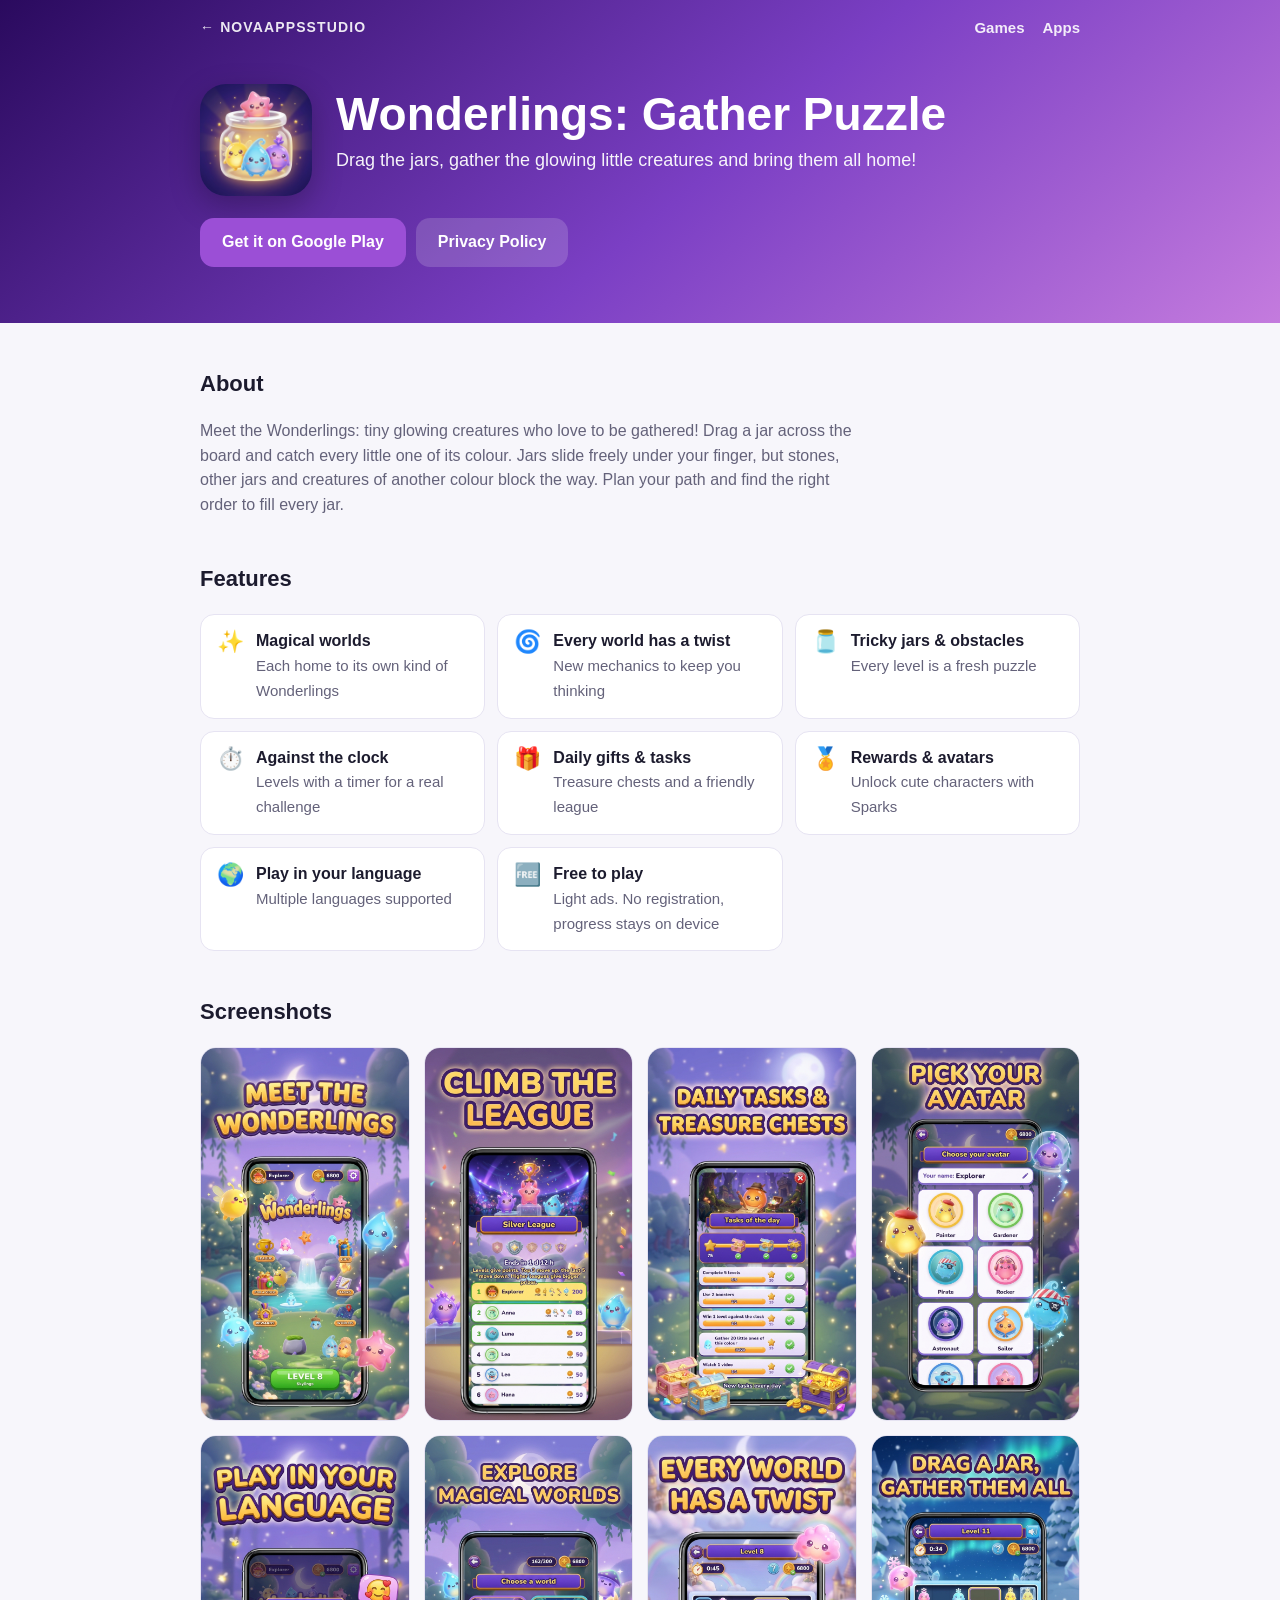
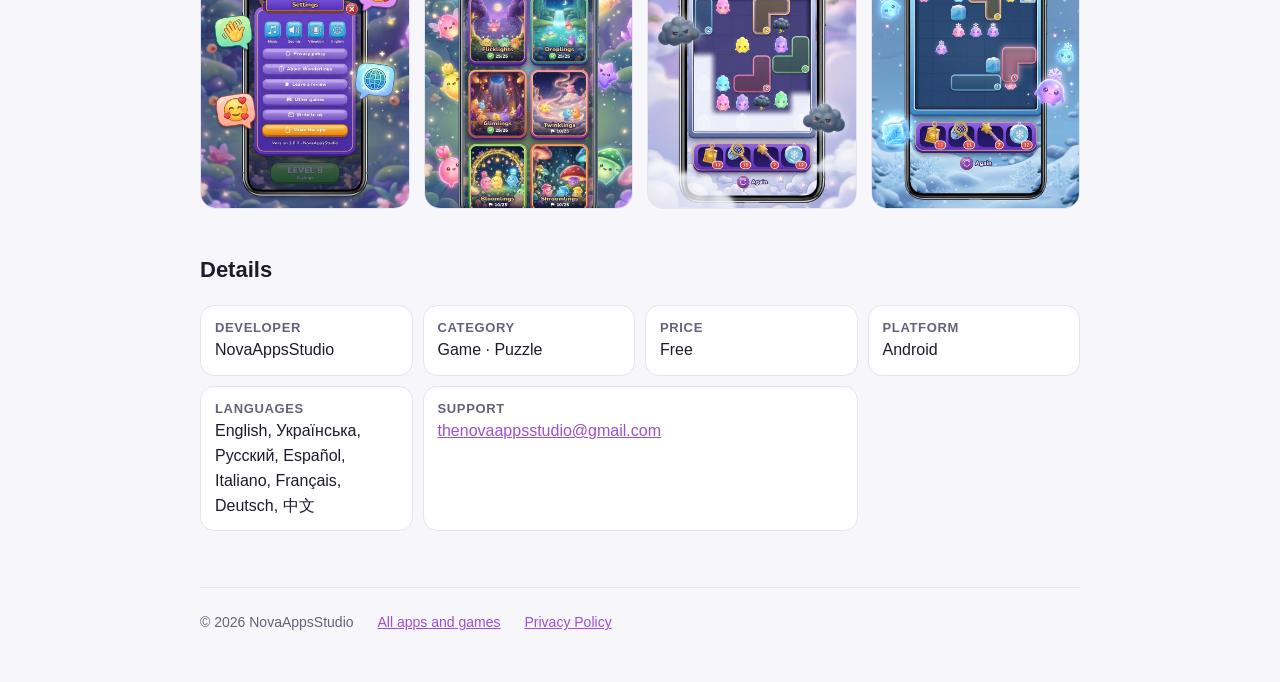
<file: wonderlings/index.html>
<!doctype html>
<html lang="en">
<head>
<meta charset="utf-8">
<meta name="viewport" content="width=device-width, initial-scale=1">
<title>Wonderlings: Gather Puzzle — NovaAppsStudio</title>
<meta name="description" content="Drag the jars, gather the glowing little creatures and bring them all home!">
<link rel="icon" type="image/png" href="../icons/wonderlings.png">
<link rel="apple-touch-icon" href="../icons/wonderlings.png">
<meta property="og:title" content="Wonderlings: Gather Puzzle">
<meta property="og:description" content="Drag the jars, gather the glowing little creatures and bring them all home!">
<meta property="og:image" content="https://novaappsstudio.github.io/icons/wonderlings.png">
<link rel="stylesheet" href="../style.css">
<style>:root { --hero: linear-gradient(140deg, #2a0a5e 0%, #7b3fc4 55%, #c47bde 100%); --accent: #9b4fd6; }</style>
</head>
<body>

<header class="hero">
  <div class="topbar"><div class="wrap">
    <a href="../">← NovaAppsStudio</a>
    <nav><a href="../#games">Games</a><a href="../#apps">Apps</a></nav>
  </div></div>
  <div class="wrap">
    <div class="app-hero">
      <img class="icon" src="../icons/wonderlings.png" alt="Wonderlings icon" width="112" height="112">
      <div>
        <h1>Wonderlings: Gather Puzzle</h1>
        <p class="sub">Drag the jars, gather the glowing little creatures and bring them all home!</p>
      </div>
    </div>
    <div class="actions">
      <a class="btn" href="https://play.google.com/store/apps/details?id=com.novaappsstudio.wonderlings">Get it on Google Play</a>
      <a class="btn ghost" href="../privacy.html">Privacy Policy</a>
    </div>
  </div>
</header>

<main class="wrap">

  <h2>About</h2>
  <p class="about">Meet the Wonderlings: tiny glowing creatures who love to be gathered! Drag a jar across the board and catch every little one of its colour. Jars slide freely under your finger, but stones, other jars and creatures of another colour block the way. Plan your path and find the right order to fill every jar.</p>

  <h2>Features</h2>
  <ul class="features">
    <li><span class="e">✨</span><span><b>Magical worlds</b><span class="t">Each home to its own kind of Wonderlings</span></span></li>
    <li><span class="e">🌀</span><span><b>Every world has a twist</b><span class="t">New mechanics to keep you thinking</span></span></li>
    <li><span class="e">🫙</span><span><b>Tricky jars &amp; obstacles</b><span class="t">Every level is a fresh puzzle</span></span></li>
    <li><span class="e">⏱️</span><span><b>Against the clock</b><span class="t">Levels with a timer for a real challenge</span></span></li>
    <li><span class="e">🎁</span><span><b>Daily gifts &amp; tasks</b><span class="t">Treasure chests and a friendly league</span></span></li>
    <li><span class="e">🏅</span><span><b>Rewards &amp; avatars</b><span class="t">Unlock cute characters with Sparks</span></span></li>
    <li><span class="e">🌍</span><span><b>Play in your language</b><span class="t">Multiple languages supported</span></span></li>
    <li><span class="e">🆓</span><span><b>Free to play</b><span class="t">Light ads. No registration, progress stays on device</span></span></li>
  </ul>

  <h2>Screenshots</h2>
  <!-- Screenshots live in this page's screens/ folder: 01.jpg … 08.jpg -->
  <div class="gallery" style="--cols: 4">
    <img src="screens/01.jpg" alt="Wonderlings gameplay — drag a jar" loading="lazy">
    <img src="screens/02.jpg" alt="Wonderlings home screen" loading="lazy">
    <img src="screens/03.jpg" alt="Wonderlings daily tasks and treasure chests" loading="lazy">
    <img src="screens/04.jpg" alt="Wonderlings pick your avatar" loading="lazy">
    <img src="screens/05.jpg" alt="Wonderlings play in your language" loading="lazy">
    <img src="screens/06.jpg" alt="Wonderlings explore magical worlds" loading="lazy">
    <img src="screens/07.jpg" alt="Wonderlings every world has a twist" loading="lazy">
    <img src="screens/08.jpg" alt="Wonderlings climb the league" loading="lazy">
  </div>

  <h2>Details</h2>
  <div class="facts">
    <div><b>Developer</b>NovaAppsStudio</div>
    <div><b>Category</b>Game · Puzzle</div>
    <div><b>Price</b>Free</div>
    <div><b>Platform</b>Android</div>
    <div><b>Languages</b>English, Українська, Русский, Español, Italiano, Français, Deutsch, 中文</div>
    <div class="wide"><b>Support</b><a href="mailto:thenovaappsstudio@gmail.com">thenovaappsstudio@gmail.com</a></div>
  </div>

  <footer>
    <span>© 2026 NovaAppsStudio</span>
    <a href="../">All apps and games</a>
    <a href="../privacy.html">Privacy Policy</a>
  </footer>
</main>

<script src="../gallery.js"></script>
</body>
</html>
</file>
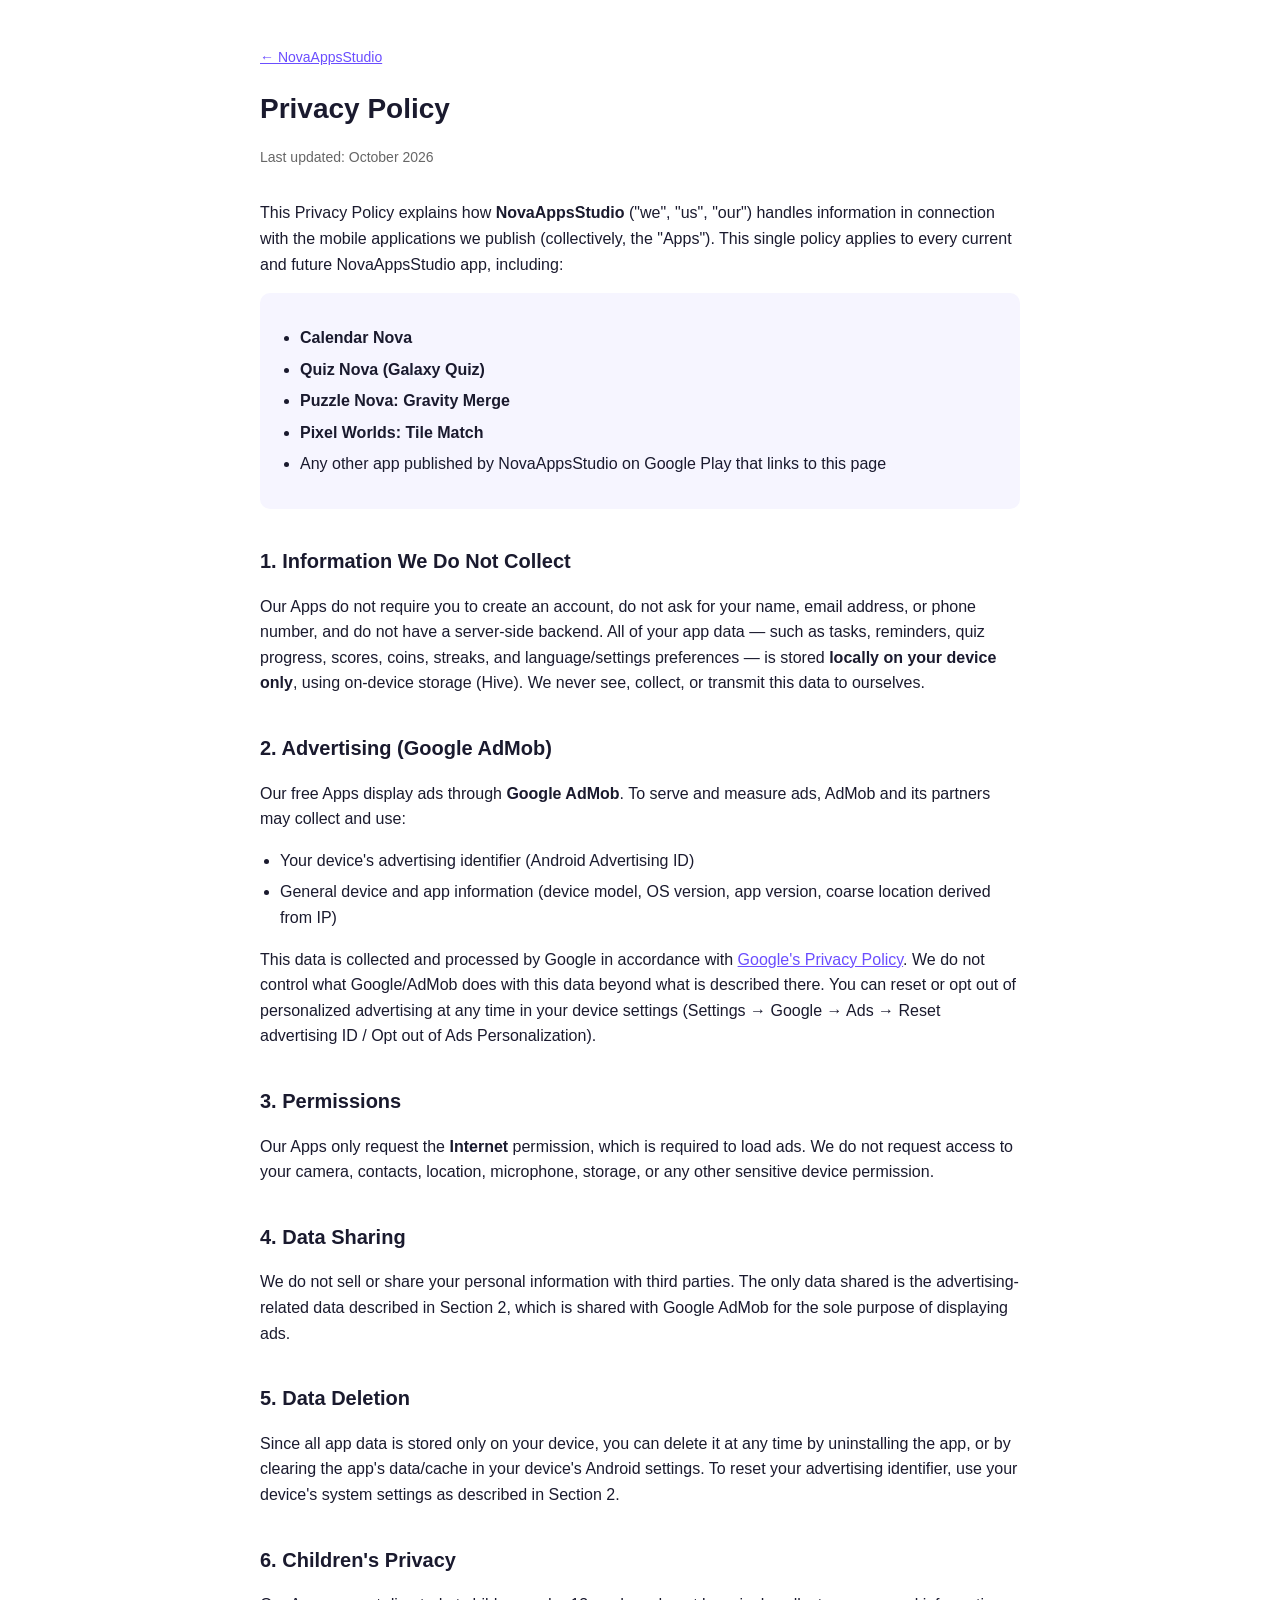
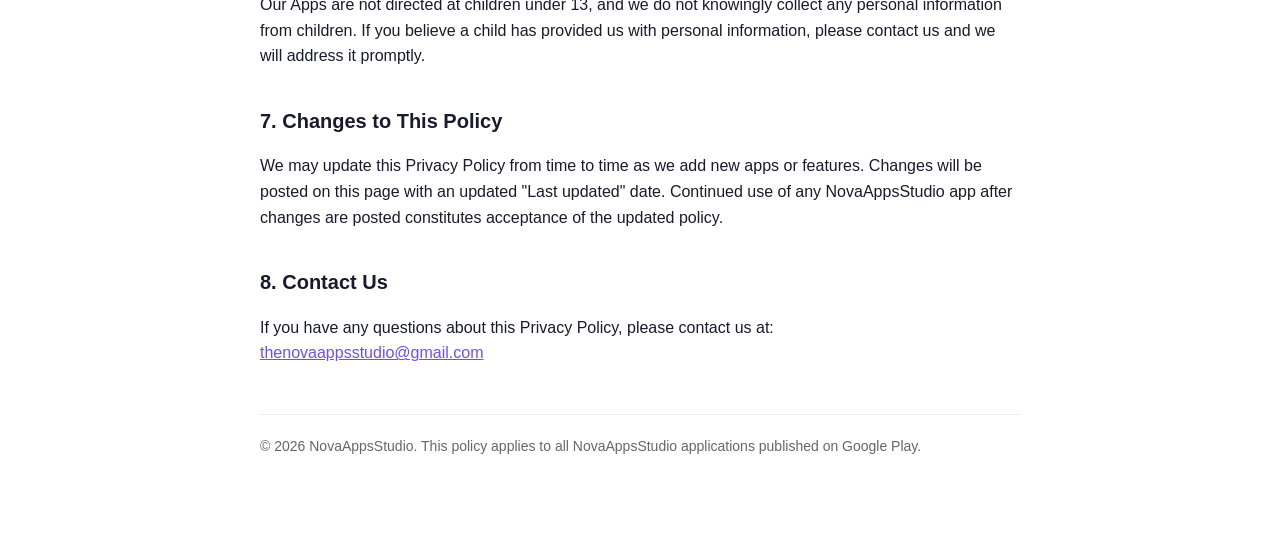
<file: privacy.html>
<!doctype html>
<html lang="en">
<head>
<meta charset="UTF-8">
<meta name="viewport" content="width=device-width, initial-scale=1.0">
<title>Privacy Policy — NovaAppsStudio</title>
<link rel="icon" type="image/png" sizes="192x192" href="icons/favicon.png">
<link rel="icon" type="image/png" sizes="32x32" href="icons/favicon-32.png">
<link rel="apple-touch-icon" href="icons/favicon.png">
<style>
  :root { --bg: #ffffff; --ink: #1a1a2e; --muted: #666; --line: #eee; --box: #f6f5ff; --accent: #6B4EFF; }
  @media (prefers-color-scheme: dark) {
    :root { --bg: #0f0e1c; --ink: #f1f0fa; --muted: #a5a2c2; --line: #2a2848; --box: #191830; --accent: #9d8cff; }
  }
  body {
    font-family: -apple-system, BlinkMacSystemFont, "Segoe UI", Roboto, Helvetica, Arial, sans-serif;
    max-width: 760px;
    margin: 0 auto;
    padding: 32px 20px 80px;
    line-height: 1.6;
    color: var(--ink);
    background: var(--bg);
  }
  h1 { font-size: 28px; margin-bottom: 4px; }
  h2 { font-size: 20px; margin-top: 36px; }
  .updated { color: var(--muted); font-size: 14px; margin-bottom: 32px; }
  ul { padding-left: 20px; }
  li { margin-bottom: 6px; }
  a { color: var(--accent); }
  .app-list { background: var(--box); border-radius: 10px; padding: 16px 20px; margin: 16px 0; }
  .back { font-size: 14px; }
  footer { margin-top: 48px; font-size: 14px; color: var(--muted); border-top: 1px solid var(--line); padding-top: 20px; }
</style>
</head>
<body>

<p class="back"><a href="./">← NovaAppsStudio</a></p>

<h1>Privacy Policy</h1>
<p class="updated">Last updated: October 2026</p>

<p>
  This Privacy Policy explains how <strong>NovaAppsStudio</strong> ("we", "us", "our")
  handles information in connection with the mobile applications we publish
  (collectively, the "Apps"). This single policy applies to every current and
  future NovaAppsStudio app, including:
</p>

<div class="app-list">
  <ul>
    <li><strong>Calendar Nova</strong></li>
    <li><strong>Quiz Nova (Galaxy Quiz)</strong></li>
    <li><strong>Puzzle Nova: Gravity Merge</strong></li>
    <li><strong>Pixel Worlds: Tile Match</strong></li>
    <li>Any other app published by NovaAppsStudio on Google Play that links to this page</li>
  </ul>
</div>

<h2>1. Information We Do Not Collect</h2>
<p>
  Our Apps do not require you to create an account, do not ask for your name,
  email address, or phone number, and do not have a server-side backend. All
  of your app data — such as tasks, reminders, quiz progress, scores, coins,
  streaks, and language/settings preferences — is stored <strong>locally on
  your device only</strong>, using on-device storage (Hive). We never see,
  collect, or transmit this data to ourselves.
</p>

<h2>2. Advertising (Google AdMob)</h2>
<p>
  Our free Apps display ads through <strong>Google AdMob</strong>. To serve
  and measure ads, AdMob and its partners may collect and use:
</p>
<ul>
  <li>Your device's advertising identifier (Android Advertising ID)</li>
  <li>General device and app information (device model, OS version, app version, coarse location derived from IP)</li>
</ul>
<p>
  This data is collected and processed by Google in accordance with
  <a href="https://policies.google.com/privacy" target="_blank" rel="noopener">Google's Privacy Policy</a>.
  We do not control what Google/AdMob does with this data beyond what is
  described there. You can reset or opt out of personalized advertising at
  any time in your device settings
  (Settings → Google → Ads → Reset advertising ID / Opt out of Ads Personalization).
</p>

<h2>3. Permissions</h2>
<p>
  Our Apps only request the <strong>Internet</strong> permission, which is
  required to load ads. We do not request access to your camera, contacts,
  location, microphone, storage, or any other sensitive device permission.
</p>

<h2>4. Data Sharing</h2>
<p>
  We do not sell or share your personal information with third parties. The
  only data shared is the advertising-related data described in Section 2,
  which is shared with Google AdMob for the sole purpose of displaying ads.
</p>

<h2>5. Data Deletion</h2>
<p>
  Since all app data is stored only on your device, you can delete it at any
  time by uninstalling the app, or by clearing the app's data/cache in your
  device's Android settings. To reset your advertising identifier, use your
  device's system settings as described in Section 2.
</p>

<h2>6. Children's Privacy</h2>
<p>
  Our Apps are not directed at children under 13, and we do not knowingly
  collect any personal information from children. If you believe a child has
  provided us with personal information, please contact us and we will
  address it promptly.
</p>

<h2>7. Changes to This Policy</h2>
<p>
  We may update this Privacy Policy from time to time as we add new apps or
  features. Changes will be posted on this page with an updated "Last
  updated" date. Continued use of any NovaAppsStudio app after changes are
  posted constitutes acceptance of the updated policy.
</p>

<h2>8. Contact Us</h2>
<p>
  If you have any questions about this Privacy Policy, please contact us at:
  <br>
  <a href="mailto:thenovaappsstudio@gmail.com">thenovaappsstudio@gmail.com</a>
</p>

<footer>
  © 2026 NovaAppsStudio. This policy applies to all NovaAppsStudio
  applications published on Google Play.
</footer>

</body>
</html>
</file>
<file: style.css>
/* NovaAppsStudio — shared styles for the home page and every app page */
:root {
  --bg: #f7f6fb; --card: #ffffff; --ink: #1c1b2e; --muted: #64627a;
  --line: #e6e3f2; --accent: #6b4eff; --accent-ink: #ffffff;
  --hero: linear-gradient(135deg, #2a1f6b 0%, #4b3bd6 55%, #3aa0ff 100%);
  --soon-bg: #fff4d6; --soon-ink: #8a5a00;
}
@media (prefers-color-scheme: dark) {
  :root { --bg: #0f0e1c; --card: #191830; --ink: #f1f0fa; --muted: #a5a2c2; --line: #2a2848;
          --soon-bg: #3a2f12; --soon-ink: #ffd37a; }
}
* { box-sizing: border-box; }
body {
  margin: 0; background: var(--bg); color: var(--ink);
  font-family: -apple-system, BlinkMacSystemFont, "Segoe UI", Roboto, Helvetica, Arial, sans-serif;
  line-height: 1.55;
}
img { max-width: 100%; }
a { color: var(--accent); }
.wrap { max-width: 920px; margin: 0 auto; padding: 0 20px; }

/* top bar */
.topbar { position: absolute; left: 0; right: 0; top: 0; }
.topbar .wrap { display: flex; align-items: center; justify-content: space-between; padding-top: 16px; }
.topbar a { color: #fff; text-decoration: none; font-weight: 700; font-size: 14px; letter-spacing: .08em; text-transform: uppercase; opacity: .9; }
.topbar nav { display: flex; gap: 18px; }
.topbar nav a { text-transform: none; letter-spacing: 0; font-weight: 600; font-size: 15px; }
.topbar a:hover { opacity: 1; text-decoration: underline; }

/* hero */
header.hero { position: relative; background: var(--hero); color: #fff; padding: 84px 0 56px; }
.brand { font-size: 14px; letter-spacing: .14em; text-transform: uppercase; opacity: .85; margin: 0 0 14px; }
h1 { font-size: clamp(30px, 6vw, 46px); line-height: 1.12; margin: 0 0 14px; font-weight: 800; }
header .lead { font-size: 18px; max-width: 580px; margin: 0; opacity: .94; }
h2 { font-size: 22px; margin: 44px 0 18px; }
h2 small { font-size: 15px; font-weight: 500; color: var(--muted); margin-left: 8px; }

/* app cards on the home page */
.apps { display: grid; grid-template-columns: repeat(auto-fit, minmax(300px, 1fr)); gap: 16px; }
.app {
  position: relative; background: var(--card); border: 1px solid var(--line); border-radius: 18px;
  padding: 18px; display: flex; gap: 16px; align-items: flex-start;
  transition: transform .15s ease, box-shadow .15s ease, border-color .15s ease;
}
.app:hover { transform: translateY(-2px); box-shadow: 0 10px 28px rgba(40, 30, 110, .12); border-color: var(--accent); }
.app img { width: 72px; height: 72px; border-radius: 16px; flex: none; }
.app h3 { margin: 0 0 4px; font-size: 18px; }
.app h3 a { color: var(--ink); text-decoration: none; }
.app h3 a::after { content: ""; position: absolute; inset: 0; border-radius: 18px; } /* whole card clickable */
.app p { margin: 0 0 12px; color: var(--muted); font-size: 15px; }
.badges { display: flex; flex-wrap: wrap; gap: 8px; }

.tag {
  display: inline-block; font-size: 13px; font-weight: 600; padding: 5px 12px;
  border-radius: 999px; border: 1px solid var(--line); color: var(--muted);
}
.tag.soon { background: var(--soon-bg); border-color: transparent; color: var(--soon-ink); }
.tag.new { background: #2fa84f; border-color: #2fa84f; color: #fff; }
a.tag.play, .btn {
  background: var(--accent); border-color: var(--accent); color: var(--accent-ink); text-decoration: none;
  position: relative; z-index: 1;
}
.btn {
  display: inline-flex; align-items: center; gap: 8px; font-weight: 700; font-size: 16px;
  padding: 12px 22px; border-radius: 14px; border: 0;
}
.btn.ghost { background: rgba(255,255,255,.16); color: #fff; }
.btn.disabled { background: rgba(255,255,255,.92); color: #333; cursor: default; }

.about { color: var(--muted); max-width: 660px; }
footer {
  margin-top: 56px; border-top: 1px solid var(--line); padding: 24px 0 48px;
  font-size: 14px; color: var(--muted); display: flex; flex-wrap: wrap; gap: 8px 24px;
}

/* app page */
.app-hero { display: flex; gap: 24px; align-items: center; flex-wrap: wrap; }
.app-hero .icon { width: 112px; height: 112px; border-radius: 26px; box-shadow: 0 10px 30px rgba(0,0,0,.25); flex: none; }
.app-hero h1 { margin-bottom: 6px; }
.app-hero .sub { margin: 0 0 16px; font-size: 18px; opacity: .94; }
.actions { display: flex; flex-wrap: wrap; gap: 10px; margin-top: 22px; }
.hero-logo { display: block; width: min(420px, 100%); margin: 0 0 18px; filter: drop-shadow(0 8px 18px rgba(0,0,0,.25)); }

.features { list-style: none; padding: 0; margin: 0; display: grid; grid-template-columns: repeat(auto-fit, minmax(260px, 1fr)); gap: 12px; }
.features li { background: var(--card); border: 1px solid var(--line); border-radius: 14px; padding: 14px 16px; display: flex; gap: 12px; }
.features .e { font-size: 22px; line-height: 1.2; flex: none; }
.features b { display: block; }
.features span.t { color: var(--muted); font-size: 15px; }

.gallery { --cols: 4; --gap: 14px; display: flex; flex-wrap: wrap; justify-content: center; align-items: flex-start; gap: var(--gap); }
.gallery img { flex: none; width: calc((100% - (var(--cols) - 1) * var(--gap)) / var(--cols)); }
.gallery img {
  display: block; height: auto; cursor: zoom-in;
  border-radius: 16px; border: 1px solid var(--line); background: var(--card);
  transition: transform .15s ease, box-shadow .15s ease;
}
.gallery img:hover { transform: translateY(-3px); box-shadow: 0 12px 28px rgba(40, 30, 110, .18); }

/* full-screen viewer */
.lightbox {
  position: fixed; inset: 0; z-index: 50; display: none; align-items: center; justify-content: center;
  background: rgba(10, 8, 25, .88); padding: 24px 64px;
}
.lightbox.open { display: flex; }
.lightbox img { max-width: 100%; max-height: 100%; border-radius: 18px; box-shadow: 0 20px 60px rgba(0,0,0,.5); }
.lightbox button {
  position: absolute; border: 0; cursor: pointer; color: #fff; background: rgba(255,255,255,.14);
  width: 48px; height: 48px; border-radius: 50%; font-size: 26px; line-height: 48px; padding: 0;
}
.lightbox button:hover { background: rgba(255,255,255,.26); }
.lightbox .close { top: 16px; right: 16px; }
.lightbox .prev { left: 12px; top: 50%; transform: translateY(-50%); }
.lightbox .next { right: 12px; top: 50%; transform: translateY(-50%); }
.lightbox .count { position: absolute; bottom: 16px; left: 0; right: 0; text-align: center; color: #fff; opacity: .8; font-size: 14px; }
.placeholder {
  border: 2px dashed var(--line); border-radius: 18px; padding: 28px; text-align: center; color: var(--muted);
}

.updates { list-style: none; padding: 0; margin: 0; border-left: 3px solid var(--line); }
.updates > li { position: relative; padding: 0 0 22px 22px; }
.updates > li::before { content: ""; position: absolute; left: -8px; top: 6px; width: 13px; height: 13px; border-radius: 50%; background: var(--accent); }
.updates .v { font-weight: 700; }
.updates .d { color: var(--muted); font-size: 14px; margin-left: 8px; }
.updates ul { margin: 6px 0 0; padding-left: 18px; color: var(--muted); }

.facts { display: grid; grid-template-columns: repeat(auto-fit, minmax(200px, 1fr)); gap: 10px; }
.facts div { min-width: 0; overflow-wrap: anywhere; background: var(--card); border: 1px solid var(--line); border-radius: 14px; padding: 12px 14px; }
.facts b { display: block; font-size: 13px; color: var(--muted); font-weight: 600; text-transform: uppercase; letter-spacing: .05em; }

@media (max-width: 560px) {
  .topbar nav { gap: 12px; }
  .gallery { --cols: 2 !important; --gap: 10px; }
  .lightbox { padding: 16px 8px 64px; }
  .lightbox .prev, .lightbox .next { top: auto; bottom: 10px; transform: none; }
  .app-hero .icon { width: 88px; height: 88px; border-radius: 22px; }
}

@media (prefers-color-scheme: dark) {
  main a:not(.btn):not(.tag) { color: #b3a6ff; }
}

.facts .wide { grid-column: span 2; }
@media (max-width: 480px) { .facts .wide { grid-column: auto; } }
</file>
